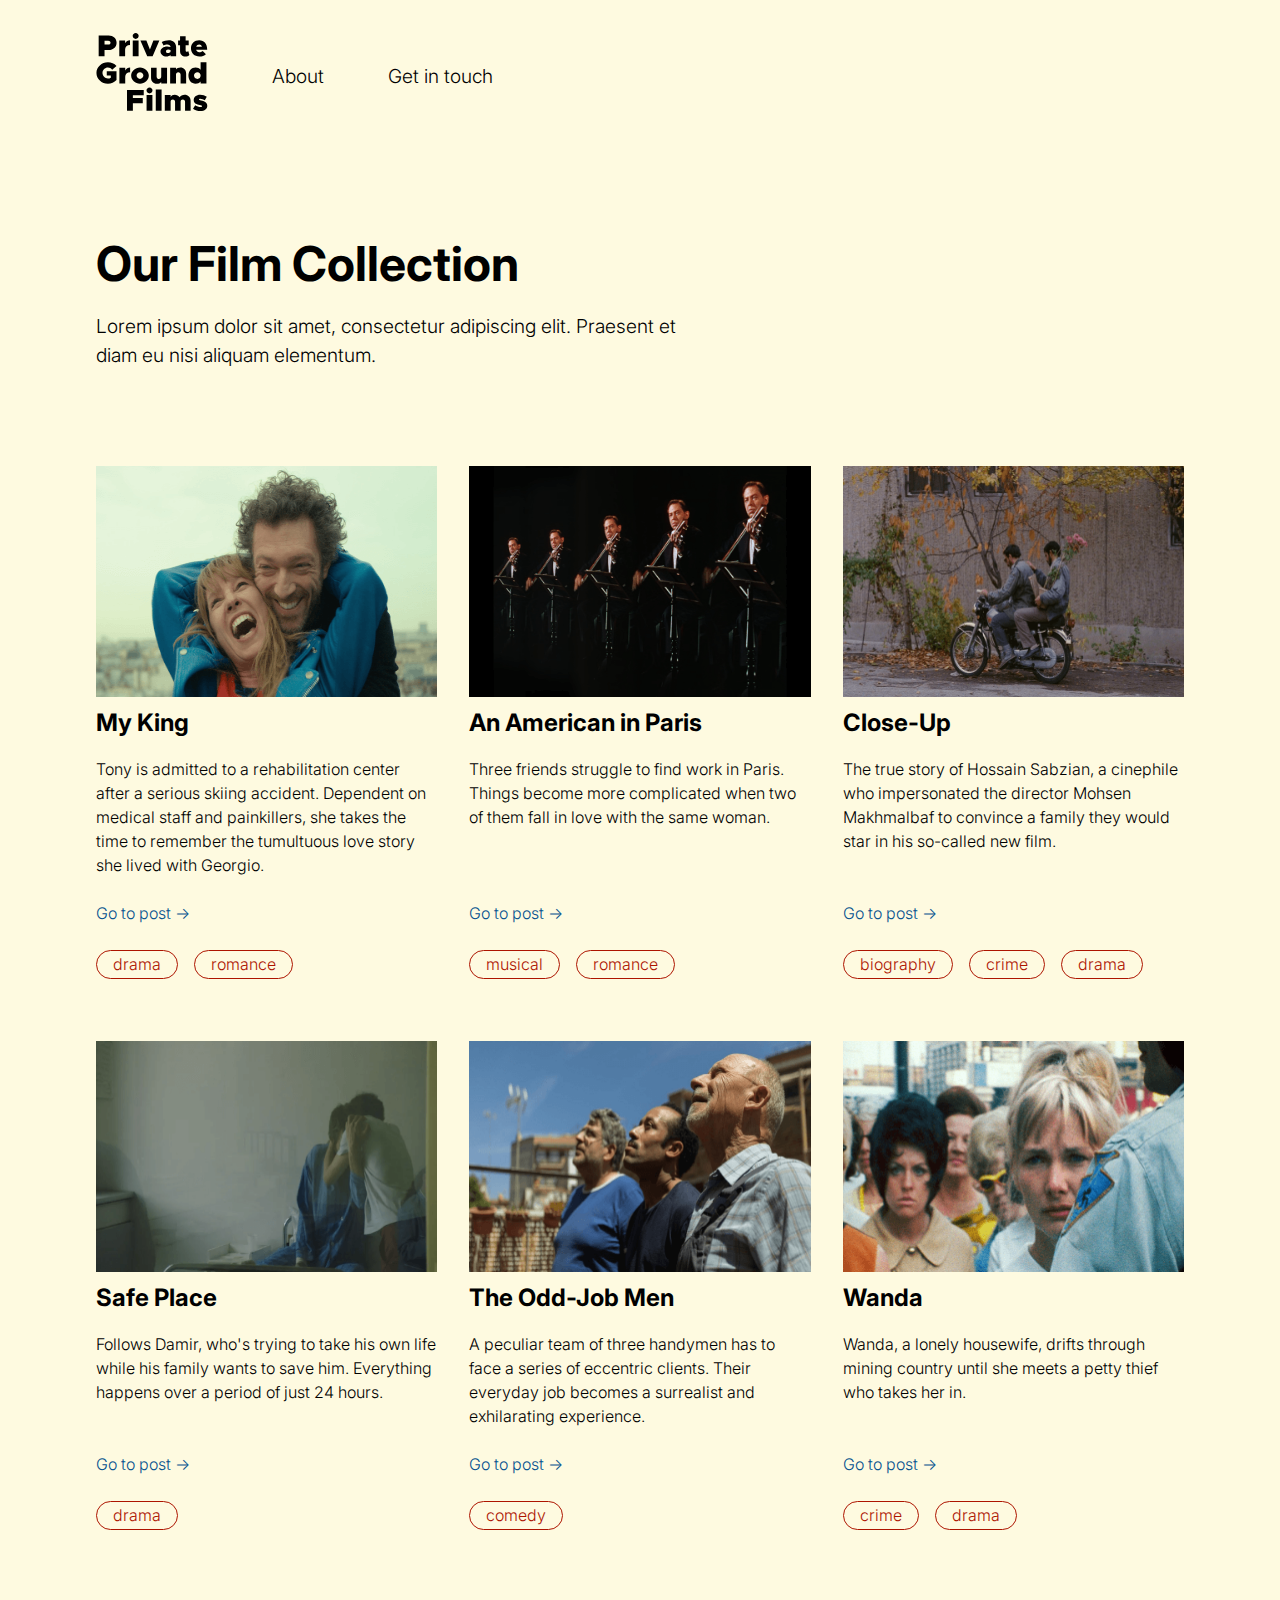
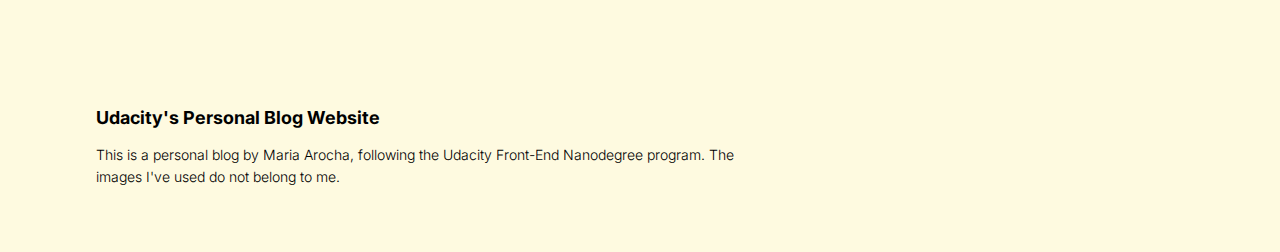
<file: index.html>
<!DOCTYPE html>
<html lang="en">
  <head>
    <meta name="viewport" content="width=device-width, initial-scale=1.0" />
    <meta charset="utf-8" />
    <title>Private Ground Films Blog</title>
    <meta name="description" content="A blog dedicated to my favorite films." />
    <link rel="preconnect" href="https://fonts.googleapis.com" />
    <link rel="preconnect" href="https://fonts.gstatic.com" crossorigin />
    <link
      href="https://fonts.googleapis.com/css2?family=Inter:wght@100;200;300;400;500;600;700&family=Space+Grotesk:wght@300;400&display=swap"
      rel="stylesheet"
    />
    <link rel="stylesheet" href="css/main.css" />
  </head>
  <body>
    <header class="header">
      <div class="container">
        <nav class="navigation">
          <a aria-label="Home" href="/">
            <svg
              class="logo"
              viewBox="0 0 74 53"
              fill="none"
              xmlns="http://www.w3.org/2000/svg"
            >
              <g clip-path="url(#clip0_22_2)">
                <path
                  d="M1.75828 15.9996V2.25961H8.33828C11.4183 2.25961 13.5983 4.23961 13.5983 7.05961C13.5983 9.87961 11.4183 11.8596 8.33828 11.8596H5.63828V15.9996H1.75828ZM5.63828 8.33961H8.01828C8.93828 8.33961 9.59828 7.79961 9.59828 7.05961C9.59828 6.31961 8.93828 5.77961 8.01828 5.77961H5.63828V8.33961ZM19.2367 7.49961C19.9167 6.21961 21.0767 5.41961 22.4767 5.41961V8.61961C20.4367 8.61961 19.2367 9.73961 19.2367 11.6196V15.9996H15.3767V5.65961H19.2367V7.49961ZM26.2347 4.55961C25.1147 4.55961 24.2347 3.63961 24.2347 2.55961C24.2347 1.51961 25.1147 0.599609 26.2347 0.599609C27.3147 0.599609 28.1947 1.51961 28.1947 2.55961C28.1947 3.63961 27.3147 4.55961 26.2347 4.55961ZM24.2747 15.9996V5.65961H28.1347V15.9996H24.2747ZM33.8489 15.9996L29.3289 5.65961H33.2889L35.6289 11.5796L37.9089 5.65961H41.8689L37.4089 15.9996H33.8489ZM48.1642 5.41961C50.7842 5.41961 52.9442 7.07961 52.9442 9.89961V15.9996H49.2442V15.2596C48.5442 15.8996 47.5642 16.2396 46.5842 16.2396C44.3642 16.2396 42.6042 14.8796 42.6042 12.9396C42.6042 10.9196 44.5642 9.49961 47.0642 9.49961C47.7442 9.49961 48.5042 9.65961 49.2442 9.95961V9.89961C49.2442 8.87961 48.3242 8.27961 47.1242 8.27961C46.1442 8.27961 45.4842 8.53961 44.6242 8.97961L43.4442 6.63961C44.8842 5.91961 46.4242 5.41961 48.1642 5.41961ZM47.5242 13.9596C48.4442 13.9596 49.1642 13.5396 49.2442 12.9396V11.9596C48.8842 11.7796 48.2042 11.6396 47.6042 11.6396C46.8242 11.6396 46.2642 12.1396 46.2642 12.8396C46.2642 13.4996 46.7842 13.9596 47.5242 13.9596ZM61.0425 12.7396L61.7025 15.1796C61.0625 15.7996 59.9625 16.2396 59.0425 16.2396C56.9825 16.2396 55.5425 14.7996 55.5425 12.7396V8.69961H54.2425V5.65961H55.5425V2.81961H59.2225V5.65961H61.2625V8.69961H59.2225V11.9796C59.2225 12.5996 59.5825 13.0396 60.1025 13.0396C60.4625 13.0396 60.8425 12.9196 61.0425 12.7396ZM68.2028 13.3596C68.9828 13.3596 69.8228 13.0396 70.5028 12.4996L72.6228 14.6396C71.7028 15.5796 69.9428 16.2396 68.3628 16.2396C65.0628 16.2396 62.7428 13.9796 62.7428 10.7996C62.7428 7.63961 65.0028 5.41961 68.2028 5.41961C71.5228 5.41961 73.4828 7.75961 73.4828 11.7396H66.1628C66.4628 12.7196 67.2228 13.3596 68.2028 13.3596ZM68.2028 8.29961C67.2828 8.29961 66.5628 8.85961 66.2228 9.71961H69.9828C69.7028 8.85961 69.0428 8.29961 68.2028 8.29961ZM7.10516 28.8196V25.9596H13.5452V31.7996C12.1252 33.3396 10.0252 34.2396 7.86516 34.2396C3.74516 34.2396 0.285156 30.9796 0.285156 27.1196C0.285156 23.2596 3.74516 20.0196 7.86516 20.0196C10.0252 20.0196 12.1252 20.9196 13.5452 22.4396L10.6852 24.9396C10.0052 24.0596 8.96516 23.5396 7.86516 23.5396C5.92516 23.5396 4.28516 25.1796 4.28516 27.1196C4.28516 29.0796 5.92516 30.7196 7.86516 30.7196C8.54516 30.7196 9.20516 30.5196 9.78516 30.1596V28.8196H7.10516ZM19.3094 25.4996C19.9894 24.2196 21.1494 23.4196 22.5494 23.4196V26.6196C20.5094 26.6196 19.3094 27.7396 19.3094 29.6196V33.9996H15.4494V23.6596H19.3094V25.4996ZM29.0711 34.2396C25.8911 34.2396 23.2311 31.7596 23.2311 28.8196C23.2311 25.8796 25.8911 23.4196 29.0711 23.4196C32.2311 23.4196 34.8911 25.8796 34.8911 28.8196C34.8911 31.7596 32.2311 34.2396 29.0711 34.2396ZM29.0711 31.0396C30.2711 31.0396 31.2911 30.0196 31.2911 28.8196C31.2911 27.6196 30.2711 26.6196 29.0711 26.6196C27.8511 26.6196 26.8311 27.6196 26.8311 28.8196C26.8311 30.0196 27.8511 31.0396 29.0711 31.0396ZM43.086 23.6596H46.946V33.9996H43.086V32.9596C42.446 33.7596 41.406 34.2396 40.166 34.2396C37.946 34.2396 36.366 32.5796 36.366 30.2396V23.6596H40.046V29.3396C40.046 30.3396 40.6859 31.0396 41.606 31.0396C42.466 31.0396 43.086 30.3796 43.086 29.4596V23.6596ZM55.7645 23.4196C57.9845 23.4196 59.5645 25.0796 59.5645 27.4196V33.9996H55.8845V28.3196C55.8845 27.3196 55.2445 26.6196 54.3245 26.6196C53.4645 26.6196 52.8445 27.2796 52.8445 28.1996V33.9996H48.9845V23.6596H52.8445V24.6996C53.4845 23.8996 54.5245 23.4196 55.7645 23.4196ZM69.1231 20.0196H72.9831V33.9996H69.1231V32.7796C68.3031 33.6996 67.1631 34.2396 65.8231 34.2396C63.0431 34.2396 61.0831 31.9996 61.0831 28.8196C61.0831 25.6596 63.0431 23.4196 65.8231 23.4196C67.1631 23.4196 68.3031 23.9596 69.1231 24.8796V20.0196ZM67.0431 31.0396C68.2631 31.0396 69.1231 30.1196 69.1231 28.8196C69.1231 27.5396 68.2631 26.6196 67.0431 26.6196C65.7031 26.6196 64.7631 27.5396 64.7631 28.8196C64.7631 30.1196 65.7031 31.0396 67.0431 31.0396ZM31.5433 41.7196H24.3633V43.6596H30.9033V47.1196H24.3633V51.9996H20.4833V38.2596H31.5433V41.7196ZM35.3706 40.5596C34.2506 40.5596 33.3706 39.6396 33.3706 38.5596C33.3706 37.5196 34.2506 36.5996 35.3706 36.5996C36.4506 36.5996 37.3306 37.5196 37.3306 38.5596C37.3306 39.6396 36.4506 40.5596 35.3706 40.5596ZM33.4106 51.9996V41.6596H37.2706V51.9996H33.4106ZM39.4849 51.9996V38.0196H43.3449V51.9996H39.4849ZM58.5995 41.4196C60.7595 41.4196 62.5195 43.0796 62.5195 45.4196V52.0196H58.8395V46.1196C58.8395 45.2396 58.2395 44.6196 57.3795 44.6196C56.5195 44.6196 55.9195 45.1996 55.9195 45.9996V52.0196H52.2395V46.1196C52.2395 45.2396 51.6395 44.6196 50.7795 44.6196C49.9195 44.6196 49.3195 45.1996 49.3195 45.9996V51.9996H45.4595V41.6596H49.3195V42.9196C49.8195 41.9996 50.7795 41.4196 51.9995 41.4196C53.3395 41.4196 54.5395 42.0596 55.2395 43.1196C55.8395 42.0796 57.0795 41.4196 58.5995 41.4196ZM69.0225 52.2396C67.2225 52.2396 65.3625 51.6596 64.1025 50.6796L65.5425 48.3396C66.5425 49.0396 68.0225 49.5596 69.1225 49.5596C69.8425 49.5596 70.1025 49.3796 70.1025 49.0396C70.1025 48.6796 69.5025 48.4796 68.5425 48.2796C66.6625 47.8796 64.5625 47.4196 64.5625 44.9796C64.5625 42.9796 66.1825 41.4196 68.8825 41.4196C70.4825 41.4196 72.0225 41.9996 73.2025 42.7796L71.9025 45.1396C71.0425 44.5796 69.8625 44.0396 68.8825 44.0396C68.3425 44.0396 67.9825 44.3196 67.9825 44.6196C67.9825 44.9596 68.4425 45.0196 69.4825 45.2596C71.3625 45.6796 73.5225 46.2996 73.5225 48.7396C73.5225 50.8796 71.8225 52.2396 69.0225 52.2396Z"
                  fill="black"
                />
              </g>
              <defs>
                <clipPath id="clip0_22_2">
                  <rect width="74" height="53" fill="white" />
                </clipPath>
              </defs>
            </svg>
          </a>
          <a href="#footer">About</a>
          <a href="#footer">Get in touch</a>
        </nav>
      </div>
    </header>
    <main>
      <div class="hero">
        <div class="container">
          <h1 class="hero__title">Our Film Collection</h1>
          <p class="hero__copy">
            Lorem ipsum dolor sit amet, consectetur adipiscing elit. Praesent et
            diam eu nisi aliquam elementum.
          </p>
        </div>
      </div>
      <div class="container">
        <div class="blog">
          <article class="card">
            <figure class="card__image">
              <img
                width="411"
                height="231"
                src="images/posts/my-king.png"
                alt="Scene from the movie My King."
              />
            </figure>
            <div class="card__inner">
              <div class="card__content">
                <header>
                  <h2 class="card__title">My King</h2>
                </header>
                <p class="card__description">
                  Tony is admitted to a rehabilitation center after a serious
                  skiing accident. Dependent on medical staff and painkillers,
                  she takes the time to remember the tumultuous love story she
                  lived with Georgio.
                </p>
              </div>
              <footer class="card__footer">
                <a href="/posts/my-king.html">Go to post →</a>
                <ul class="badge__container">
                  <li><span class="badge">drama</span></li>
                  <li><span class="badge">romance</span></li>
                </ul>
              </footer>
            </div>
          </article>
          <article class="card">
            <figure class="card__image">
              <img
                width="411"
                height="231"
                src="images/posts/an-american-in-paris.png"
                alt="Scene from the movie An American in Paris."
              />
            </figure>
            <div class="card__inner">
              <div class="card__content">
                <header>
                  <h2 class="card__title">An American in Paris</h2>
                </header>
                <p class="card__description">
                  Three friends struggle to find work in Paris. Things become
                  more complicated when two of them fall in love with the same
                  woman.
                </p>
              </div>
              <footer class="card__footer">
                <a href="/posts/an-american-in-paris.html">Go to post →</a>
                <ul class="badge__container">
                  <li><span class="badge">musical</span></li>
                  <li><span class="badge">romance</span></li>
                </ul>
              </footer>
            </div>
          </article>
          <article class="card">
            <figure class="card__image">
              <img
                width="411"
                height="231"
                src="images/posts/close-up.png"
                alt="Scene from the movie Close-up."
              />
            </figure>
            <div class="card__inner">
              <div class="card__content">
                <header>
                  <h2 class="card__title">Close-Up</h2>
                </header>
                <p class="card__description">
                  The true story of Hossain Sabzian, a cinephile who
                  impersonated the director Mohsen Makhmalbaf to convince a
                  family they would star in his so-called new film.
                </p>
              </div>
              <footer class="card__footer">
                <a href="/posts/close-up.html">Go to post →</a>
                <ul class="badge__container">
                  <li><span class="badge">biography</span></li>
                  <li><span class="badge">crime</span></li>
                  <li><span class="badge">drama</span></li>
                </ul>
              </footer>
            </div>
          </article>
          <article class="card">
            <figure class="card__image">
              <img
                width="411"
                height="231"
                src="images/posts/safe-place.png"
                alt="Scene from the movie Safe Place."
              />
            </figure>
            <div class="card__inner">
              <div class="card__content">
                <header>
                  <h2 class="card__title">Safe Place</h2>
                </header>
                <p class="card__description">
                  Follows Damir, who's trying to take his own life while his
                  family wants to save him. Everything happens over a period of
                  just 24 hours.
                </p>
              </div>
              <footer class="card__footer">
                <a href="/posts/safe-place.html">Go to post →</a>
                <ul class="badge__container">
                  <li><span class="badge">drama</span></li>
                </ul>
              </footer>
            </div>
          </article>
          <article class="card">
            <figure class="card__image">
              <img
                width="411"
                height="231"
                src="images/posts/the-odd-job-men.png"
                alt="Scene from the movie The Odd-Job Men."
              />
            </figure>
            <div class="card__inner">
              <div class="card__content">
                <header>
                  <h2 class="card__title">The Odd-Job Men</h2>
                </header>
                <p class="card__description">
                  A peculiar team of three handymen has to face a series of
                  eccentric clients. Their everyday job becomes a surrealist and
                  exhilarating experience.
                </p>
              </div>
              <footer class="card__footer">
                <a href="/posts/the-odd-job-men.html">Go to post →</a>
                <ul class="badge__container">
                  <li><span class="badge">comedy</span></li>
                </ul>
              </footer>
            </div>
          </article>
          <article class="card">
            <figure class="card__image">
              <img
                width="411"
                height="231"
                src="images/posts/wanda.png"
                alt="Scene from the movie Wanda."
              />
            </figure>
            <div class="card__inner">
              <div class="card__content">
                <header>
                  <h2 class="card__title">Wanda</h2>
                </header>
                <p class="card__description">
                  Wanda, a lonely housewife, drifts through mining country until
                  she meets a petty thief who takes her in.
                </p>
              </div>
              <footer class="card__footer">
                <a href="/posts/wanda.html">Go to post →</a>
                <ul class="badge__container">
                  <li><span class="badge">crime</span></li>
                  <li><span class="badge">drama</span></li>
                </ul>
              </footer>
            </div>
          </article>
        </div>
      </div>
    </main>
    <footer id="footer" class="footer">
      <div class="container">
        <h3 class="footer__title">Udacity's Personal Blog Website</h3>
        <p class="footer__copyright">
          This is a personal blog by Maria Arocha, following the Udacity
          Front-End Nanodegree program. The images I've used do not belong to
          me.
        </p>
      </div>
    </footer>
  </body>
</html>
</file>
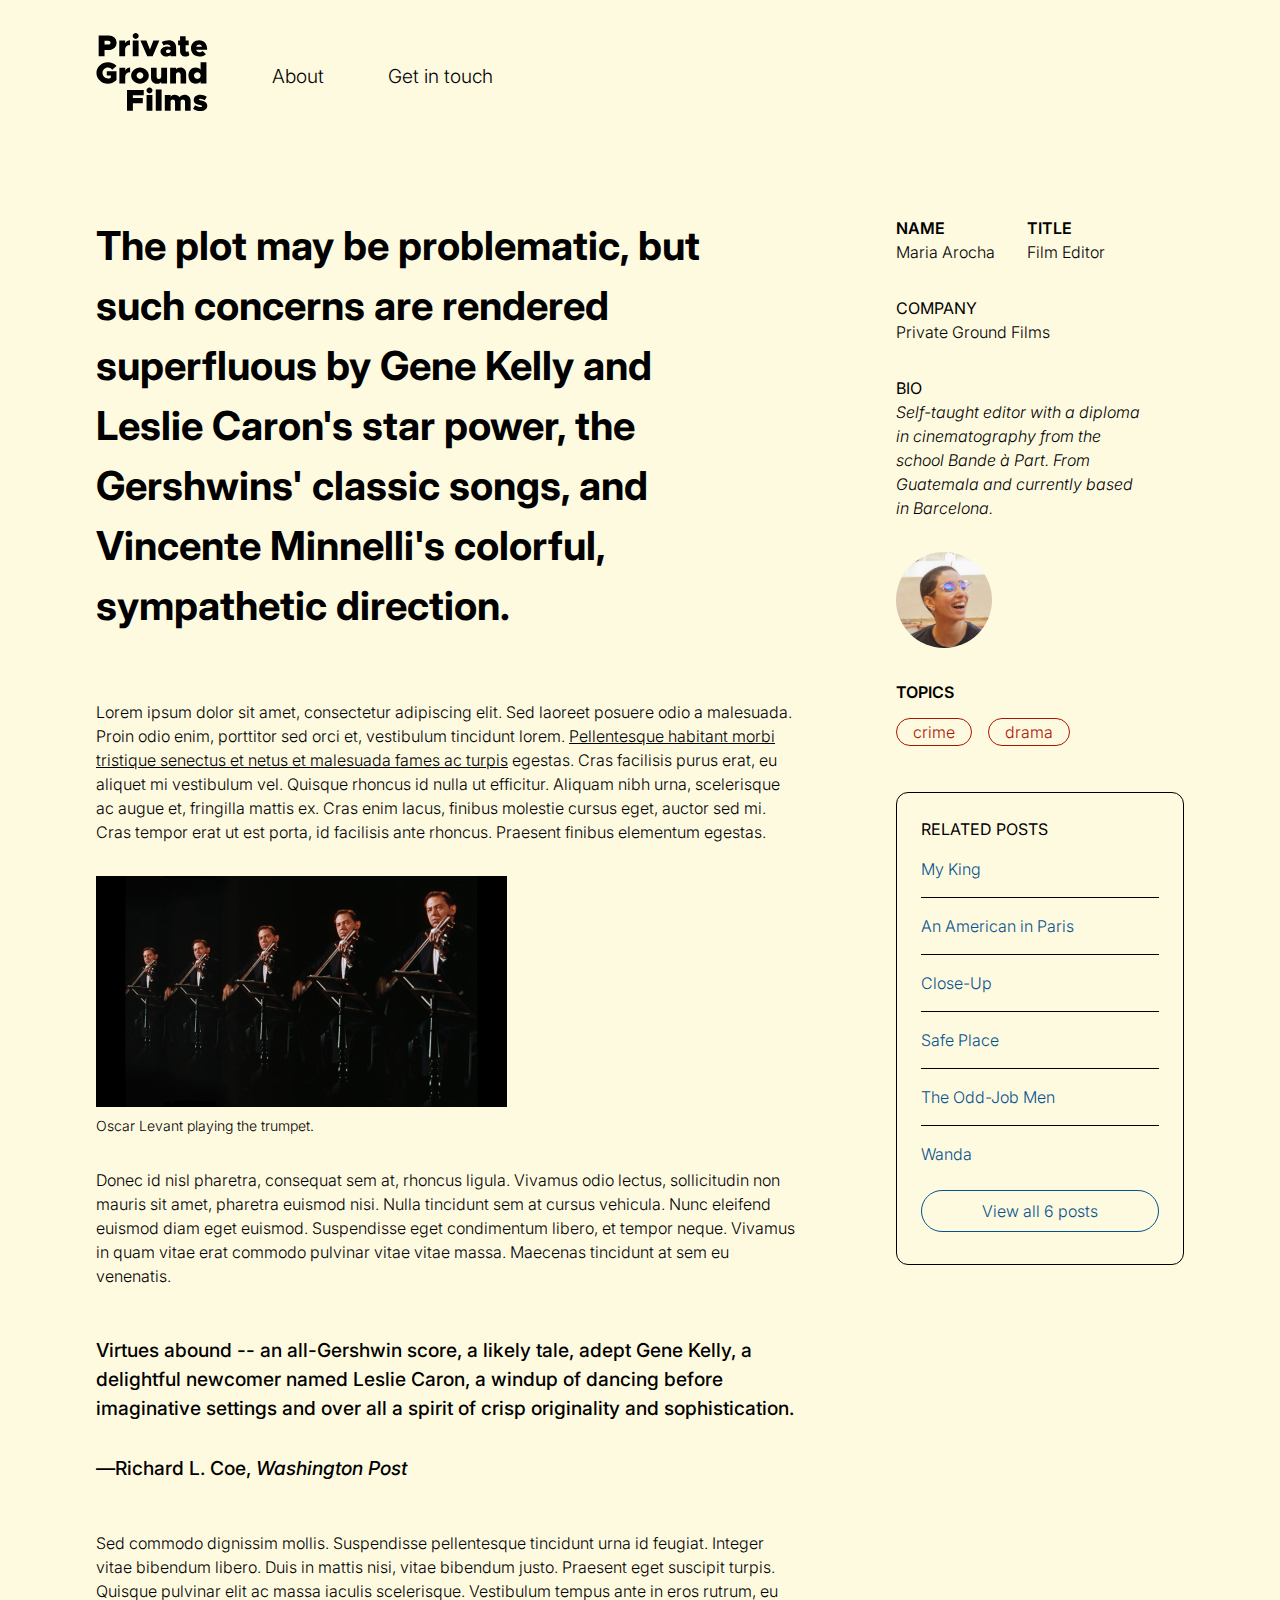
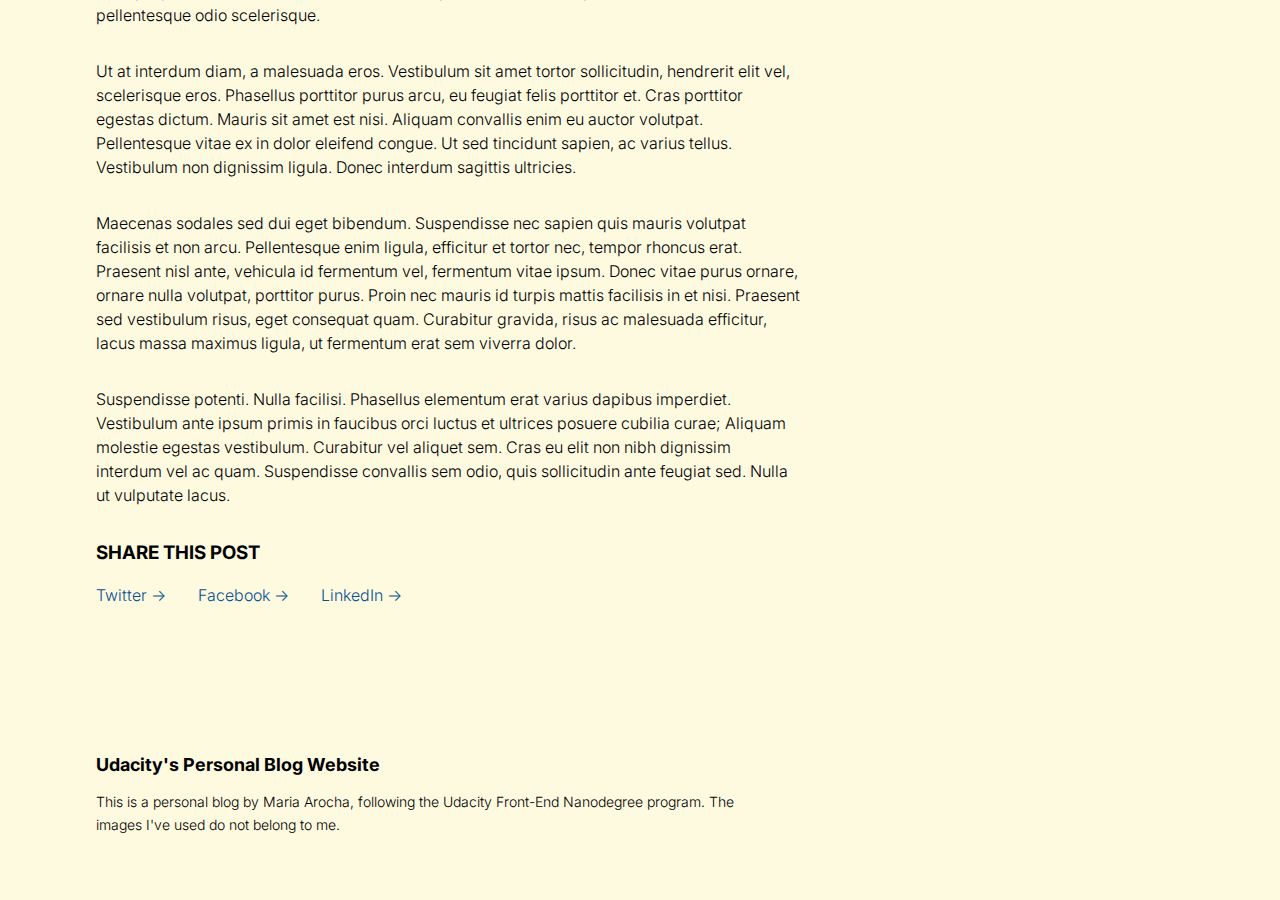
<file: posts/an-american-in-paris.html>
<!DOCTYPE html>
<html lang="en">
  <head>
    <meta name="viewport" content="width=device-width, initial-scale=1.0" />
    <meta charset="utf-8" />
    <title>An American in Paris - Private Ground Films</title>
    <meta name="description" content="A blog dedicated to my favorite films." />
    <link rel="preconnect" href="https://fonts.googleapis.com" />
    <link rel="preconnect" href="https://fonts.gstatic.com" crossorigin />
    <link
      href="https://fonts.googleapis.com/css2?family=Inter:wght@100;200;300;400;500;600;700&family=Space+Grotesk:wght@300;400&display=swap"
      rel="stylesheet"
    />
    <link rel="stylesheet" href="../css/main.css" />
  </head>
  <body>
    <header>
      <div class="container">
        <nav class="navigation">
          <a aria-label="Home" href="/">
            <svg
              class="logo"
              viewBox="0 0 74 53"
              fill="none"
              xmlns="http://www.w3.org/2000/svg"
            >
              <g clip-path="url(#clip0_22_2)">
                <path
                  d="M1.75828 15.9996V2.25961H8.33828C11.4183 2.25961 13.5983 4.23961 13.5983 7.05961C13.5983 9.87961 11.4183 11.8596 8.33828 11.8596H5.63828V15.9996H1.75828ZM5.63828 8.33961H8.01828C8.93828 8.33961 9.59828 7.79961 9.59828 7.05961C9.59828 6.31961 8.93828 5.77961 8.01828 5.77961H5.63828V8.33961ZM19.2367 7.49961C19.9167 6.21961 21.0767 5.41961 22.4767 5.41961V8.61961C20.4367 8.61961 19.2367 9.73961 19.2367 11.6196V15.9996H15.3767V5.65961H19.2367V7.49961ZM26.2347 4.55961C25.1147 4.55961 24.2347 3.63961 24.2347 2.55961C24.2347 1.51961 25.1147 0.599609 26.2347 0.599609C27.3147 0.599609 28.1947 1.51961 28.1947 2.55961C28.1947 3.63961 27.3147 4.55961 26.2347 4.55961ZM24.2747 15.9996V5.65961H28.1347V15.9996H24.2747ZM33.8489 15.9996L29.3289 5.65961H33.2889L35.6289 11.5796L37.9089 5.65961H41.8689L37.4089 15.9996H33.8489ZM48.1642 5.41961C50.7842 5.41961 52.9442 7.07961 52.9442 9.89961V15.9996H49.2442V15.2596C48.5442 15.8996 47.5642 16.2396 46.5842 16.2396C44.3642 16.2396 42.6042 14.8796 42.6042 12.9396C42.6042 10.9196 44.5642 9.49961 47.0642 9.49961C47.7442 9.49961 48.5042 9.65961 49.2442 9.95961V9.89961C49.2442 8.87961 48.3242 8.27961 47.1242 8.27961C46.1442 8.27961 45.4842 8.53961 44.6242 8.97961L43.4442 6.63961C44.8842 5.91961 46.4242 5.41961 48.1642 5.41961ZM47.5242 13.9596C48.4442 13.9596 49.1642 13.5396 49.2442 12.9396V11.9596C48.8842 11.7796 48.2042 11.6396 47.6042 11.6396C46.8242 11.6396 46.2642 12.1396 46.2642 12.8396C46.2642 13.4996 46.7842 13.9596 47.5242 13.9596ZM61.0425 12.7396L61.7025 15.1796C61.0625 15.7996 59.9625 16.2396 59.0425 16.2396C56.9825 16.2396 55.5425 14.7996 55.5425 12.7396V8.69961H54.2425V5.65961H55.5425V2.81961H59.2225V5.65961H61.2625V8.69961H59.2225V11.9796C59.2225 12.5996 59.5825 13.0396 60.1025 13.0396C60.4625 13.0396 60.8425 12.9196 61.0425 12.7396ZM68.2028 13.3596C68.9828 13.3596 69.8228 13.0396 70.5028 12.4996L72.6228 14.6396C71.7028 15.5796 69.9428 16.2396 68.3628 16.2396C65.0628 16.2396 62.7428 13.9796 62.7428 10.7996C62.7428 7.63961 65.0028 5.41961 68.2028 5.41961C71.5228 5.41961 73.4828 7.75961 73.4828 11.7396H66.1628C66.4628 12.7196 67.2228 13.3596 68.2028 13.3596ZM68.2028 8.29961C67.2828 8.29961 66.5628 8.85961 66.2228 9.71961H69.9828C69.7028 8.85961 69.0428 8.29961 68.2028 8.29961ZM7.10516 28.8196V25.9596H13.5452V31.7996C12.1252 33.3396 10.0252 34.2396 7.86516 34.2396C3.74516 34.2396 0.285156 30.9796 0.285156 27.1196C0.285156 23.2596 3.74516 20.0196 7.86516 20.0196C10.0252 20.0196 12.1252 20.9196 13.5452 22.4396L10.6852 24.9396C10.0052 24.0596 8.96516 23.5396 7.86516 23.5396C5.92516 23.5396 4.28516 25.1796 4.28516 27.1196C4.28516 29.0796 5.92516 30.7196 7.86516 30.7196C8.54516 30.7196 9.20516 30.5196 9.78516 30.1596V28.8196H7.10516ZM19.3094 25.4996C19.9894 24.2196 21.1494 23.4196 22.5494 23.4196V26.6196C20.5094 26.6196 19.3094 27.7396 19.3094 29.6196V33.9996H15.4494V23.6596H19.3094V25.4996ZM29.0711 34.2396C25.8911 34.2396 23.2311 31.7596 23.2311 28.8196C23.2311 25.8796 25.8911 23.4196 29.0711 23.4196C32.2311 23.4196 34.8911 25.8796 34.8911 28.8196C34.8911 31.7596 32.2311 34.2396 29.0711 34.2396ZM29.0711 31.0396C30.2711 31.0396 31.2911 30.0196 31.2911 28.8196C31.2911 27.6196 30.2711 26.6196 29.0711 26.6196C27.8511 26.6196 26.8311 27.6196 26.8311 28.8196C26.8311 30.0196 27.8511 31.0396 29.0711 31.0396ZM43.086 23.6596H46.946V33.9996H43.086V32.9596C42.446 33.7596 41.406 34.2396 40.166 34.2396C37.946 34.2396 36.366 32.5796 36.366 30.2396V23.6596H40.046V29.3396C40.046 30.3396 40.6859 31.0396 41.606 31.0396C42.466 31.0396 43.086 30.3796 43.086 29.4596V23.6596ZM55.7645 23.4196C57.9845 23.4196 59.5645 25.0796 59.5645 27.4196V33.9996H55.8845V28.3196C55.8845 27.3196 55.2445 26.6196 54.3245 26.6196C53.4645 26.6196 52.8445 27.2796 52.8445 28.1996V33.9996H48.9845V23.6596H52.8445V24.6996C53.4845 23.8996 54.5245 23.4196 55.7645 23.4196ZM69.1231 20.0196H72.9831V33.9996H69.1231V32.7796C68.3031 33.6996 67.1631 34.2396 65.8231 34.2396C63.0431 34.2396 61.0831 31.9996 61.0831 28.8196C61.0831 25.6596 63.0431 23.4196 65.8231 23.4196C67.1631 23.4196 68.3031 23.9596 69.1231 24.8796V20.0196ZM67.0431 31.0396C68.2631 31.0396 69.1231 30.1196 69.1231 28.8196C69.1231 27.5396 68.2631 26.6196 67.0431 26.6196C65.7031 26.6196 64.7631 27.5396 64.7631 28.8196C64.7631 30.1196 65.7031 31.0396 67.0431 31.0396ZM31.5433 41.7196H24.3633V43.6596H30.9033V47.1196H24.3633V51.9996H20.4833V38.2596H31.5433V41.7196ZM35.3706 40.5596C34.2506 40.5596 33.3706 39.6396 33.3706 38.5596C33.3706 37.5196 34.2506 36.5996 35.3706 36.5996C36.4506 36.5996 37.3306 37.5196 37.3306 38.5596C37.3306 39.6396 36.4506 40.5596 35.3706 40.5596ZM33.4106 51.9996V41.6596H37.2706V51.9996H33.4106ZM39.4849 51.9996V38.0196H43.3449V51.9996H39.4849ZM58.5995 41.4196C60.7595 41.4196 62.5195 43.0796 62.5195 45.4196V52.0196H58.8395V46.1196C58.8395 45.2396 58.2395 44.6196 57.3795 44.6196C56.5195 44.6196 55.9195 45.1996 55.9195 45.9996V52.0196H52.2395V46.1196C52.2395 45.2396 51.6395 44.6196 50.7795 44.6196C49.9195 44.6196 49.3195 45.1996 49.3195 45.9996V51.9996H45.4595V41.6596H49.3195V42.9196C49.8195 41.9996 50.7795 41.4196 51.9995 41.4196C53.3395 41.4196 54.5395 42.0596 55.2395 43.1196C55.8395 42.0796 57.0795 41.4196 58.5995 41.4196ZM69.0225 52.2396C67.2225 52.2396 65.3625 51.6596 64.1025 50.6796L65.5425 48.3396C66.5425 49.0396 68.0225 49.5596 69.1225 49.5596C69.8425 49.5596 70.1025 49.3796 70.1025 49.0396C70.1025 48.6796 69.5025 48.4796 68.5425 48.2796C66.6625 47.8796 64.5625 47.4196 64.5625 44.9796C64.5625 42.9796 66.1825 41.4196 68.8825 41.4196C70.4825 41.4196 72.0225 41.9996 73.2025 42.7796L71.9025 45.1396C71.0425 44.5796 69.8625 44.0396 68.8825 44.0396C68.3425 44.0396 67.9825 44.3196 67.9825 44.6196C67.9825 44.9596 68.4425 45.0196 69.4825 45.2596C71.3625 45.6796 73.5225 46.2996 73.5225 48.7396C73.5225 50.8796 71.8225 52.2396 69.0225 52.2396Z"
                  fill="black"
                />
              </g>
              <defs>
                <clipPath id="clip0_22_2">
                  <rect width="74" height="53" fill="white" />
                </clipPath>
              </defs>
            </svg>
          </a>
          <a href="#footer">About</a>
          <a href="#footer">Get in touch</a>
        </nav>
      </div>
    </header>
    <main>
      <div class="container">
        <div class="post">
          <div class="post__container">
            <h1 class="post__title">
              The plot may be problematic, but such concerns are rendered
              superfluous by Gene Kelly and Leslie Caron's star power, the
              Gershwins' classic songs, and Vincente Minnelli's colorful,
              sympathetic direction.
            </h1>
            <p>
              Lorem ipsum dolor sit amet, consectetur adipiscing elit. Sed
              laoreet posuere odio a malesuada. Proin odio enim, porttitor sed
              orci et, vestibulum tincidunt lorem.
              <u
                >Pellentesque habitant morbi tristique senectus et netus et
                malesuada fames ac turpis</u
              >
              egestas. Cras facilisis purus erat, eu aliquet mi vestibulum vel.
              Quisque rhoncus id nulla ut efficitur. Aliquam nibh urna,
              scelerisque ac augue et, fringilla mattis ex. Cras enim lacus,
              finibus molestie cursus eget, auctor sed mi. Cras tempor erat ut
              est porta, id facilisis ante rhoncus. Praesent finibus elementum
              egestas.
            </p>
            <figure class="post__image">
              <img
                width="411"
                height="231"
                src="../images/posts/an-american-in-paris.png"
                alt=""
              />
              <figcaption class="post__caption">
                Oscar Levant playing the trumpet.
              </figcaption>
            </figure>
            <p>
              Donec id nisl pharetra, consequat sem at, rhoncus ligula. Vivamus
              odio lectus, sollicitudin non mauris sit amet, pharetra euismod
              nisi. Nulla tincidunt sem at cursus vehicula. Nunc eleifend
              euismod diam eget euismod. Suspendisse eget condimentum libero, et
              tempor neque. Vivamus in quam vitae erat commodo pulvinar vitae
              vitae massa. Maecenas tincidunt at sem eu venenatis.
            </p>
            <blockquote
              class="post__quote"
              cite="https://www.rottentomatoes.com/m/american_in_paris"
            >
              <p>
                Virtues abound -- an all-Gershwin score, a likely tale, adept
                Gene Kelly, a delightful newcomer named Leslie Caron, a windup
                of dancing before imaginative settings and over all a spirit of
                crisp originality and sophistication.
              </p>
              <footer>—Richard L. Coe, <cite>Washington Post</cite></footer>
            </blockquote>
            <p>
              Sed commodo dignissim mollis. Suspendisse pellentesque tincidunt
              urna id feugiat. Integer vitae bibendum libero. Duis in mattis
              nisi, vitae bibendum justo. Praesent eget suscipit turpis. Quisque
              pulvinar elit ac massa iaculis scelerisque. Vestibulum tempus ante
              in eros rutrum, eu pellentesque odio scelerisque.
            </p>
            <p>
              Ut at interdum diam, a malesuada eros. Vestibulum sit amet tortor
              sollicitudin, hendrerit elit vel, scelerisque eros. Phasellus
              porttitor purus arcu, eu feugiat felis porttitor et. Cras
              porttitor egestas dictum. Mauris sit amet est nisi. Aliquam
              convallis enim eu auctor volutpat. Pellentesque vitae ex in dolor
              eleifend congue. Ut sed tincidunt sapien, ac varius tellus.
              Vestibulum non dignissim ligula. Donec interdum sagittis
              ultricies.
            </p>
            <p>
              Maecenas sodales sed dui eget bibendum. Suspendisse nec sapien
              quis mauris volutpat facilisis et non arcu. Pellentesque enim
              ligula, efficitur et tortor nec, tempor rhoncus erat. Praesent
              nisl ante, vehicula id fermentum vel, fermentum vitae ipsum. Donec
              vitae purus ornare, ornare nulla volutpat, porttitor purus. Proin
              nec mauris id turpis mattis facilisis in et nisi. Praesent sed
              vestibulum risus, eget consequat quam. Curabitur gravida, risus ac
              malesuada efficitur, lacus massa maximus ligula, ut fermentum erat
              sem viverra dolor.
            </p>
            <p>
              Suspendisse potenti. Nulla facilisi. Phasellus elementum erat
              varius dapibus imperdiet. Vestibulum ante ipsum primis in faucibus
              orci luctus et ultrices posuere cubilia curae; Aliquam molestie
              egestas vestibulum. Curabitur vel aliquet sem. Cras eu elit non
              nibh dignissim interdum vel ac quam. Suspendisse convallis sem
              odio, quis sollicitudin ante feugiat sed. Nulla ut vulputate
              lacus.
            </p>
            <h3 class="social__title">Share This Post</h3>
            <ul class="social">
              <li>
                <a
                  aria-label="Twitter"
                  target="_blank"
                  href="https://twitter.com"
                  >Twitter →</a
                >
              </li>
              <li>
                <a
                  aria-label="Facebook"
                  target="_blank"
                  href="https://www.facebook.com"
                  >Facebook →</a
                >
              </li>
              <li>
                <a aria-label="LinkedIn" href="https://www.linkedin.com"
                  >LinkedIn →</a
                >
              </li>
            </ul>
          </div>
          <aside class="post__sidebar">
            <div class="post__info">
              <span>
                <strong class="post__subheading">NAME</strong>
                <p class="post__copy">Maria Arocha</p>
              </span>
              <span>
                <strong class="post__subheading">TITLE</strong>
                <p class="post__copy">Film Editor</p>
              </span>
            </div>
            <strong class="post__subheading">COMPANY</strong>
            <p class="post__copy">Private Ground Films</p>
            <strong class="post__subheading">BIO</strong>
            <p class="post__copy">
              <i>
                Self-taught editor with a diploma in cinematography from the
                school Bande à Part. From Guatemala and currently based in
                Barcelona.</i
              >
            </p>

            <div class="avatar">
              <img src="../images/authors/maria-arocha.jpg" alt="" />
            </div>
            <div class="post__info">
              <div>
                <strong class="post__subheading">TOPICS</strong>
                <ul class="badge__container">
                  <li><span class="badge">crime</span></li>
                  <li><span class="badge">drama</span></li>
                </ul>
              </div>
            </div>
            <div class="related">
              <strong>RELATED POSTS</strong>
              <ul class="related__list">
                <li><a href="/posts/my-king.html">My King</a></li>
                <li>
                  <a href="/posts/an-american-in-paris.html"
                    >An American in Paris</a
                  >
                </li>
                <li><a href="/posts/close-up.html">Close-Up</a></li>
                <li><a href="/posts/safe-place.html">Safe Place</a></li>
                <li>
                  <a href="/posts/the-odd-job-men.html">The Odd-Job Men</a>
                </li>
                <li><a href="/posts/wanda.html">Wanda</a></li>
              </ul>
              <a href="/" class="button">View all 6 posts</a>
            </div>
          </aside>
        </div>
      </div>
    </main>
    <footer class="footer">
      <div class="container">
        <h3 class="footer__title">Udacity's Personal Blog Website</h3>
        <p class="footer__copyright">
          This is a personal blog by Maria Arocha, following the Udacity
          Front-End Nanodegree program. The images I've used do not belong to
          me.
        </p>
      </div>
    </footer>
  </body>
</html>
</file>
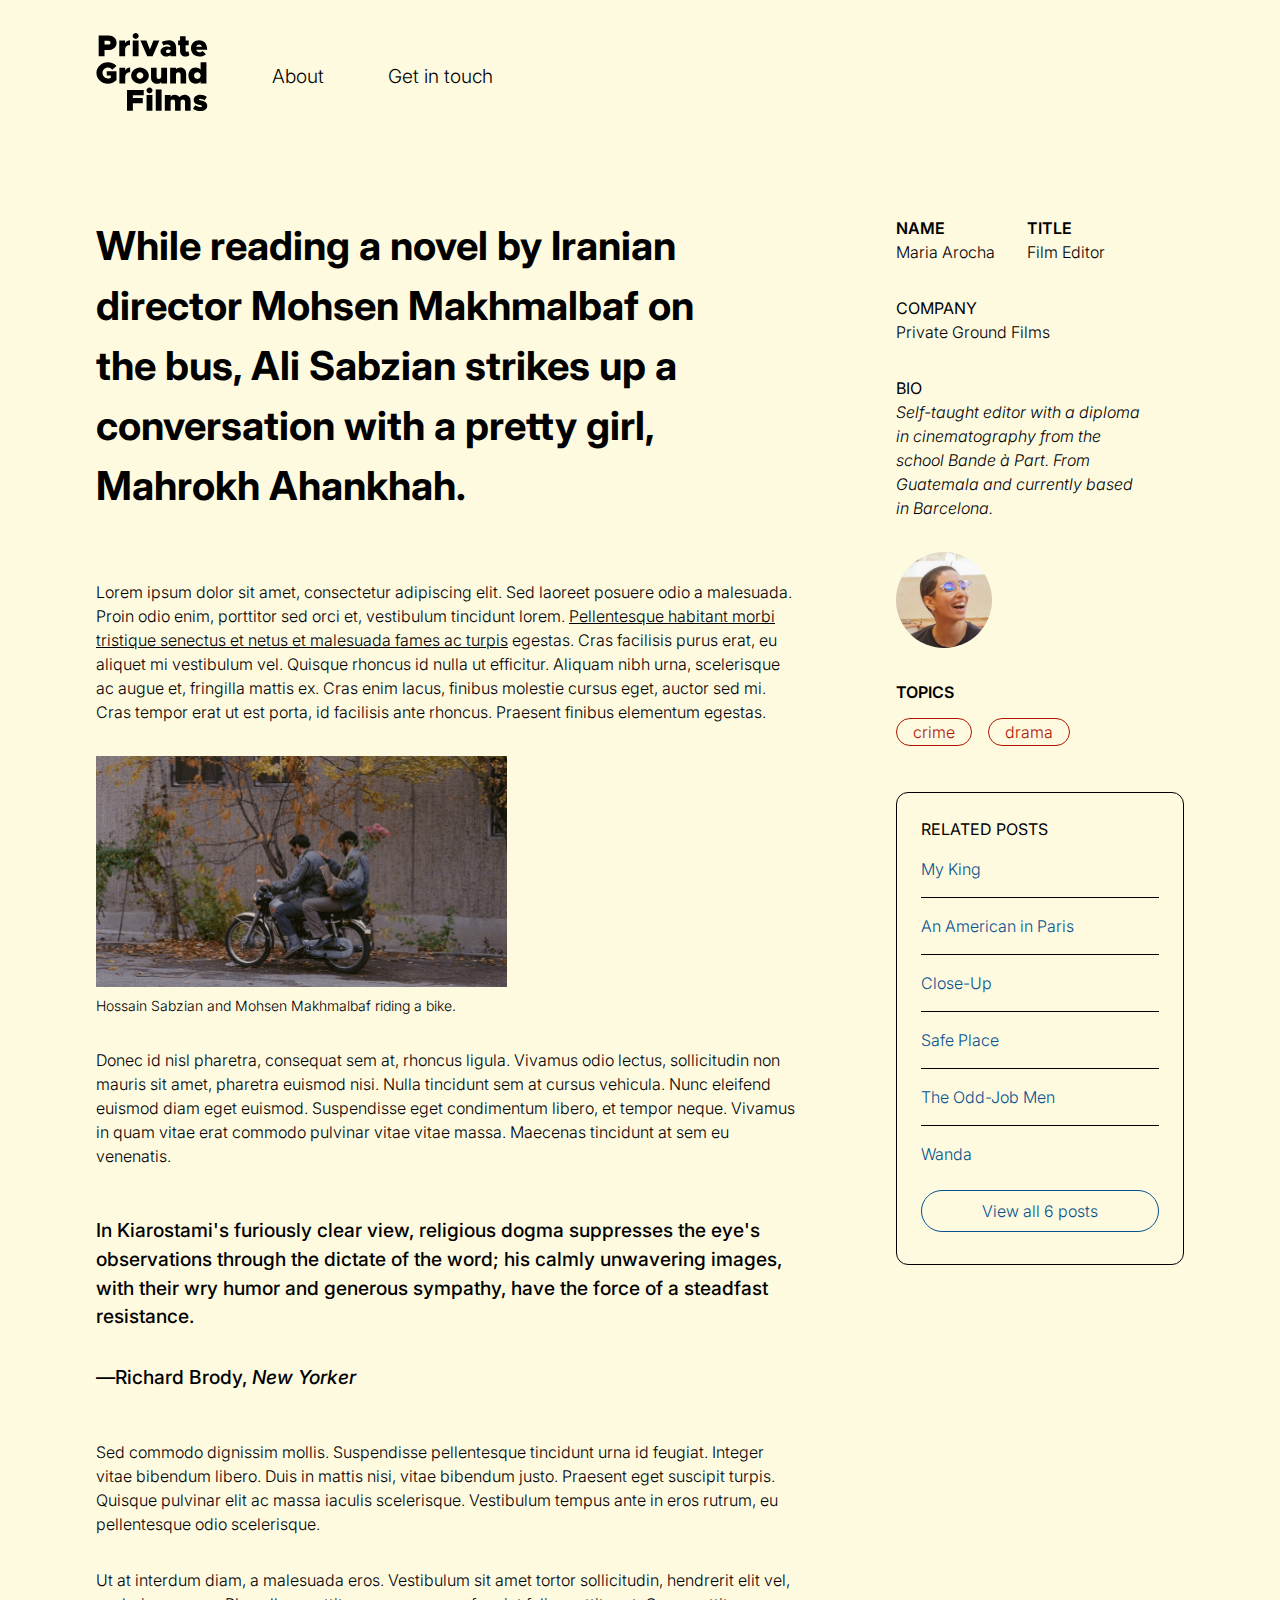
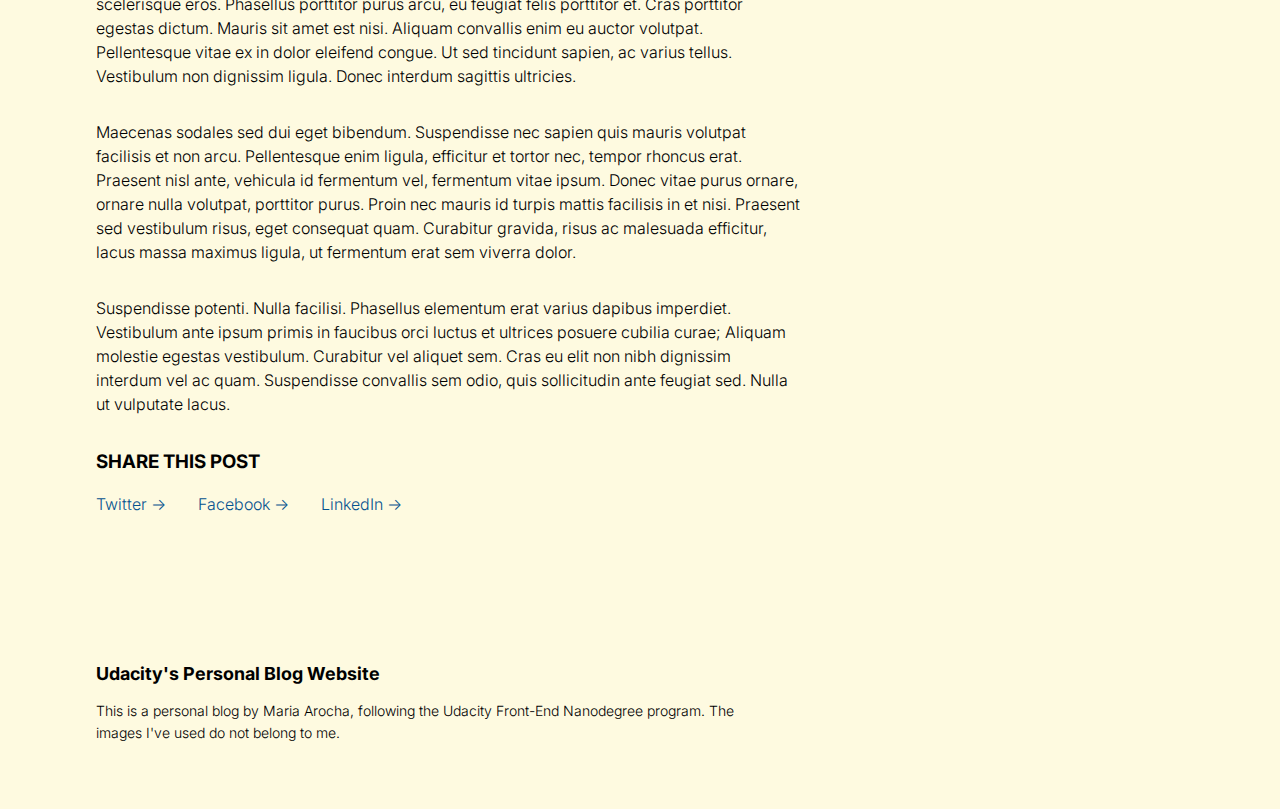
<file: posts/close-up.html>
<!DOCTYPE html>
<html lang="en">
  <head>
    <meta name="viewport" content="width=device-width, initial-scale=1.0" />
    <meta charset="utf-8" />
    <title>Close-Up - Private Ground Films</title>
    <meta name="description" content="A blog dedicated to my favorite films." />
    <link rel="preconnect" href="https://fonts.googleapis.com" />
    <link rel="preconnect" href="https://fonts.gstatic.com" crossorigin />
    <link
      href="https://fonts.googleapis.com/css2?family=Inter:wght@100;200;300;400;500;600;700&family=Space+Grotesk:wght@300;400&display=swap"
      rel="stylesheet"
    />
    <link rel="stylesheet" href="../css/main.css" />
  </head>
  <body>
    <header>
      <div class="container">
        <nav class="navigation">
          <a aria-label="Home" href="/">
            <svg
              class="logo"
              viewBox="0 0 74 53"
              fill="none"
              xmlns="http://www.w3.org/2000/svg"
            >
              <g clip-path="url(#clip0_22_2)">
                <path
                  d="M1.75828 15.9996V2.25961H8.33828C11.4183 2.25961 13.5983 4.23961 13.5983 7.05961C13.5983 9.87961 11.4183 11.8596 8.33828 11.8596H5.63828V15.9996H1.75828ZM5.63828 8.33961H8.01828C8.93828 8.33961 9.59828 7.79961 9.59828 7.05961C9.59828 6.31961 8.93828 5.77961 8.01828 5.77961H5.63828V8.33961ZM19.2367 7.49961C19.9167 6.21961 21.0767 5.41961 22.4767 5.41961V8.61961C20.4367 8.61961 19.2367 9.73961 19.2367 11.6196V15.9996H15.3767V5.65961H19.2367V7.49961ZM26.2347 4.55961C25.1147 4.55961 24.2347 3.63961 24.2347 2.55961C24.2347 1.51961 25.1147 0.599609 26.2347 0.599609C27.3147 0.599609 28.1947 1.51961 28.1947 2.55961C28.1947 3.63961 27.3147 4.55961 26.2347 4.55961ZM24.2747 15.9996V5.65961H28.1347V15.9996H24.2747ZM33.8489 15.9996L29.3289 5.65961H33.2889L35.6289 11.5796L37.9089 5.65961H41.8689L37.4089 15.9996H33.8489ZM48.1642 5.41961C50.7842 5.41961 52.9442 7.07961 52.9442 9.89961V15.9996H49.2442V15.2596C48.5442 15.8996 47.5642 16.2396 46.5842 16.2396C44.3642 16.2396 42.6042 14.8796 42.6042 12.9396C42.6042 10.9196 44.5642 9.49961 47.0642 9.49961C47.7442 9.49961 48.5042 9.65961 49.2442 9.95961V9.89961C49.2442 8.87961 48.3242 8.27961 47.1242 8.27961C46.1442 8.27961 45.4842 8.53961 44.6242 8.97961L43.4442 6.63961C44.8842 5.91961 46.4242 5.41961 48.1642 5.41961ZM47.5242 13.9596C48.4442 13.9596 49.1642 13.5396 49.2442 12.9396V11.9596C48.8842 11.7796 48.2042 11.6396 47.6042 11.6396C46.8242 11.6396 46.2642 12.1396 46.2642 12.8396C46.2642 13.4996 46.7842 13.9596 47.5242 13.9596ZM61.0425 12.7396L61.7025 15.1796C61.0625 15.7996 59.9625 16.2396 59.0425 16.2396C56.9825 16.2396 55.5425 14.7996 55.5425 12.7396V8.69961H54.2425V5.65961H55.5425V2.81961H59.2225V5.65961H61.2625V8.69961H59.2225V11.9796C59.2225 12.5996 59.5825 13.0396 60.1025 13.0396C60.4625 13.0396 60.8425 12.9196 61.0425 12.7396ZM68.2028 13.3596C68.9828 13.3596 69.8228 13.0396 70.5028 12.4996L72.6228 14.6396C71.7028 15.5796 69.9428 16.2396 68.3628 16.2396C65.0628 16.2396 62.7428 13.9796 62.7428 10.7996C62.7428 7.63961 65.0028 5.41961 68.2028 5.41961C71.5228 5.41961 73.4828 7.75961 73.4828 11.7396H66.1628C66.4628 12.7196 67.2228 13.3596 68.2028 13.3596ZM68.2028 8.29961C67.2828 8.29961 66.5628 8.85961 66.2228 9.71961H69.9828C69.7028 8.85961 69.0428 8.29961 68.2028 8.29961ZM7.10516 28.8196V25.9596H13.5452V31.7996C12.1252 33.3396 10.0252 34.2396 7.86516 34.2396C3.74516 34.2396 0.285156 30.9796 0.285156 27.1196C0.285156 23.2596 3.74516 20.0196 7.86516 20.0196C10.0252 20.0196 12.1252 20.9196 13.5452 22.4396L10.6852 24.9396C10.0052 24.0596 8.96516 23.5396 7.86516 23.5396C5.92516 23.5396 4.28516 25.1796 4.28516 27.1196C4.28516 29.0796 5.92516 30.7196 7.86516 30.7196C8.54516 30.7196 9.20516 30.5196 9.78516 30.1596V28.8196H7.10516ZM19.3094 25.4996C19.9894 24.2196 21.1494 23.4196 22.5494 23.4196V26.6196C20.5094 26.6196 19.3094 27.7396 19.3094 29.6196V33.9996H15.4494V23.6596H19.3094V25.4996ZM29.0711 34.2396C25.8911 34.2396 23.2311 31.7596 23.2311 28.8196C23.2311 25.8796 25.8911 23.4196 29.0711 23.4196C32.2311 23.4196 34.8911 25.8796 34.8911 28.8196C34.8911 31.7596 32.2311 34.2396 29.0711 34.2396ZM29.0711 31.0396C30.2711 31.0396 31.2911 30.0196 31.2911 28.8196C31.2911 27.6196 30.2711 26.6196 29.0711 26.6196C27.8511 26.6196 26.8311 27.6196 26.8311 28.8196C26.8311 30.0196 27.8511 31.0396 29.0711 31.0396ZM43.086 23.6596H46.946V33.9996H43.086V32.9596C42.446 33.7596 41.406 34.2396 40.166 34.2396C37.946 34.2396 36.366 32.5796 36.366 30.2396V23.6596H40.046V29.3396C40.046 30.3396 40.6859 31.0396 41.606 31.0396C42.466 31.0396 43.086 30.3796 43.086 29.4596V23.6596ZM55.7645 23.4196C57.9845 23.4196 59.5645 25.0796 59.5645 27.4196V33.9996H55.8845V28.3196C55.8845 27.3196 55.2445 26.6196 54.3245 26.6196C53.4645 26.6196 52.8445 27.2796 52.8445 28.1996V33.9996H48.9845V23.6596H52.8445V24.6996C53.4845 23.8996 54.5245 23.4196 55.7645 23.4196ZM69.1231 20.0196H72.9831V33.9996H69.1231V32.7796C68.3031 33.6996 67.1631 34.2396 65.8231 34.2396C63.0431 34.2396 61.0831 31.9996 61.0831 28.8196C61.0831 25.6596 63.0431 23.4196 65.8231 23.4196C67.1631 23.4196 68.3031 23.9596 69.1231 24.8796V20.0196ZM67.0431 31.0396C68.2631 31.0396 69.1231 30.1196 69.1231 28.8196C69.1231 27.5396 68.2631 26.6196 67.0431 26.6196C65.7031 26.6196 64.7631 27.5396 64.7631 28.8196C64.7631 30.1196 65.7031 31.0396 67.0431 31.0396ZM31.5433 41.7196H24.3633V43.6596H30.9033V47.1196H24.3633V51.9996H20.4833V38.2596H31.5433V41.7196ZM35.3706 40.5596C34.2506 40.5596 33.3706 39.6396 33.3706 38.5596C33.3706 37.5196 34.2506 36.5996 35.3706 36.5996C36.4506 36.5996 37.3306 37.5196 37.3306 38.5596C37.3306 39.6396 36.4506 40.5596 35.3706 40.5596ZM33.4106 51.9996V41.6596H37.2706V51.9996H33.4106ZM39.4849 51.9996V38.0196H43.3449V51.9996H39.4849ZM58.5995 41.4196C60.7595 41.4196 62.5195 43.0796 62.5195 45.4196V52.0196H58.8395V46.1196C58.8395 45.2396 58.2395 44.6196 57.3795 44.6196C56.5195 44.6196 55.9195 45.1996 55.9195 45.9996V52.0196H52.2395V46.1196C52.2395 45.2396 51.6395 44.6196 50.7795 44.6196C49.9195 44.6196 49.3195 45.1996 49.3195 45.9996V51.9996H45.4595V41.6596H49.3195V42.9196C49.8195 41.9996 50.7795 41.4196 51.9995 41.4196C53.3395 41.4196 54.5395 42.0596 55.2395 43.1196C55.8395 42.0796 57.0795 41.4196 58.5995 41.4196ZM69.0225 52.2396C67.2225 52.2396 65.3625 51.6596 64.1025 50.6796L65.5425 48.3396C66.5425 49.0396 68.0225 49.5596 69.1225 49.5596C69.8425 49.5596 70.1025 49.3796 70.1025 49.0396C70.1025 48.6796 69.5025 48.4796 68.5425 48.2796C66.6625 47.8796 64.5625 47.4196 64.5625 44.9796C64.5625 42.9796 66.1825 41.4196 68.8825 41.4196C70.4825 41.4196 72.0225 41.9996 73.2025 42.7796L71.9025 45.1396C71.0425 44.5796 69.8625 44.0396 68.8825 44.0396C68.3425 44.0396 67.9825 44.3196 67.9825 44.6196C67.9825 44.9596 68.4425 45.0196 69.4825 45.2596C71.3625 45.6796 73.5225 46.2996 73.5225 48.7396C73.5225 50.8796 71.8225 52.2396 69.0225 52.2396Z"
                  fill="black"
                />
              </g>
              <defs>
                <clipPath id="clip0_22_2">
                  <rect width="74" height="53" fill="white" />
                </clipPath>
              </defs>
            </svg>
          </a>
          <a href="#footer">About</a>
          <a href="#footer">Get in touch</a>
        </nav>
      </div>
    </header>
    <main>
      <div class="container">
        <div class="post">
          <div class="post__container">
            <h1 class="post__title">
              While reading a novel by Iranian director Mohsen Makhmalbaf on the
              bus, Ali Sabzian strikes up a conversation with a pretty girl,
              Mahrokh Ahankhah.
            </h1>
            <p>
              Lorem ipsum dolor sit amet, consectetur adipiscing elit. Sed
              laoreet posuere odio a malesuada. Proin odio enim, porttitor sed
              orci et, vestibulum tincidunt lorem.
              <u
                >Pellentesque habitant morbi tristique senectus et netus et
                malesuada fames ac turpis</u
              >
              egestas. Cras facilisis purus erat, eu aliquet mi vestibulum vel.
              Quisque rhoncus id nulla ut efficitur. Aliquam nibh urna,
              scelerisque ac augue et, fringilla mattis ex. Cras enim lacus,
              finibus molestie cursus eget, auctor sed mi. Cras tempor erat ut
              est porta, id facilisis ante rhoncus. Praesent finibus elementum
              egestas.
            </p>
            <figure class="post__image">
              <img
                width="411"
                height="231"
                src="../images/posts/close-up.png"
                alt=""
              />
              <figcaption class="post__caption">
                Hossain Sabzian and Mohsen Makhmalbaf riding a bike.
              </figcaption>
            </figure>
            <p>
              Donec id nisl pharetra, consequat sem at, rhoncus ligula. Vivamus
              odio lectus, sollicitudin non mauris sit amet, pharetra euismod
              nisi. Nulla tincidunt sem at cursus vehicula. Nunc eleifend
              euismod diam eget euismod. Suspendisse eget condimentum libero, et
              tempor neque. Vivamus in quam vitae erat commodo pulvinar vitae
              vitae massa. Maecenas tincidunt at sem eu venenatis.
            </p>
            <blockquote
              class="post__quote"
              cite="https://www.rottentomatoes.com/m/close_up"
            >
              <p>
                In Kiarostami's furiously clear view, religious dogma suppresses
                the eye's observations through the dictate of the word; his
                calmly unwavering images, with their wry humor and generous
                sympathy, have the force of a steadfast resistance.
              </p>
              <footer>—Richard Brody, <cite>New Yorker</cite></footer>
            </blockquote>
            <p>
              Sed commodo dignissim mollis. Suspendisse pellentesque tincidunt
              urna id feugiat. Integer vitae bibendum libero. Duis in mattis
              nisi, vitae bibendum justo. Praesent eget suscipit turpis. Quisque
              pulvinar elit ac massa iaculis scelerisque. Vestibulum tempus ante
              in eros rutrum, eu pellentesque odio scelerisque.
            </p>
            <p>
              Ut at interdum diam, a malesuada eros. Vestibulum sit amet tortor
              sollicitudin, hendrerit elit vel, scelerisque eros. Phasellus
              porttitor purus arcu, eu feugiat felis porttitor et. Cras
              porttitor egestas dictum. Mauris sit amet est nisi. Aliquam
              convallis enim eu auctor volutpat. Pellentesque vitae ex in dolor
              eleifend congue. Ut sed tincidunt sapien, ac varius tellus.
              Vestibulum non dignissim ligula. Donec interdum sagittis
              ultricies.
            </p>
            <p>
              Maecenas sodales sed dui eget bibendum. Suspendisse nec sapien
              quis mauris volutpat facilisis et non arcu. Pellentesque enim
              ligula, efficitur et tortor nec, tempor rhoncus erat. Praesent
              nisl ante, vehicula id fermentum vel, fermentum vitae ipsum. Donec
              vitae purus ornare, ornare nulla volutpat, porttitor purus. Proin
              nec mauris id turpis mattis facilisis in et nisi. Praesent sed
              vestibulum risus, eget consequat quam. Curabitur gravida, risus ac
              malesuada efficitur, lacus massa maximus ligula, ut fermentum erat
              sem viverra dolor.
            </p>
            <p>
              Suspendisse potenti. Nulla facilisi. Phasellus elementum erat
              varius dapibus imperdiet. Vestibulum ante ipsum primis in faucibus
              orci luctus et ultrices posuere cubilia curae; Aliquam molestie
              egestas vestibulum. Curabitur vel aliquet sem. Cras eu elit non
              nibh dignissim interdum vel ac quam. Suspendisse convallis sem
              odio, quis sollicitudin ante feugiat sed. Nulla ut vulputate
              lacus.
            </p>
            <h3 class="social__title">Share This Post</h3>
            <ul class="social">
              <li>
                <a
                  aria-label="Twitter"
                  target="_blank"
                  href="https://twitter.com"
                  >Twitter →</a
                >
              </li>
              <li>
                <a
                  aria-label="Facebook"
                  target="_blank"
                  href="https://www.facebook.com"
                  >Facebook →</a
                >
              </li>
              <li>
                <a aria-label="LinkedIn" href="https://www.linkedin.com"
                  >LinkedIn →</a
                >
              </li>
            </ul>
          </div>
          <aside class="post__sidebar">
            <div class="post__info">
              <span>
                <strong class="post__subheading">NAME</strong>
                <p class="post__copy">Maria Arocha</p>
              </span>
              <span>
                <strong class="post__subheading">TITLE</strong>
                <p class="post__copy">Film Editor</p>
              </span>
            </div>
            <strong class="post__subheading">COMPANY</strong>
            <p class="post__copy">Private Ground Films</p>
            <strong class="post__subheading">BIO</strong>
            <p class="post__copy">
              <i>
                Self-taught editor with a diploma in cinematography from the
                school Bande à Part. From Guatemala and currently based in
                Barcelona.</i
              >
            </p>

            <div class="avatar">
              <img src="../images/authors/maria-arocha.jpg" alt="" />
            </div>
            <div class="post__info">
              <div>
                <strong class="post__subheading">TOPICS</strong>
                <ul class="badge__container">
                  <li><span class="badge">crime</span></li>
                  <li><span class="badge">drama</span></li>
                </ul>
              </div>
            </div>
            <div class="related">
              <strong>RELATED POSTS</strong>
              <ul class="related__list">
                <li><a href="/posts/my-king.html">My King</a></li>
                <li>
                  <a href="/posts/an-american-in-paris.html"
                    >An American in Paris</a
                  >
                </li>
                <li><a href="/posts/close-up.html">Close-Up</a></li>
                <li><a href="/posts/safe-place.html">Safe Place</a></li>
                <li>
                  <a href="/posts/the-odd-job-men.html">The Odd-Job Men</a>
                </li>
                <li><a href="/posts/wanda.html">Wanda</a></li>
              </ul>
              <a href="/" class="button">View all 6 posts</a>
            </div>
          </aside>
        </div>
      </div>
    </main>
    <footer class="footer">
      <div class="container">
        <h3 class="footer__title">Udacity's Personal Blog Website</h3>
        <p class="footer__copyright">
          This is a personal blog by Maria Arocha, following the Udacity
          Front-End Nanodegree program. The images I've used do not belong to
          me.
        </p>
      </div>
    </footer>
  </body>
</html>
</file>
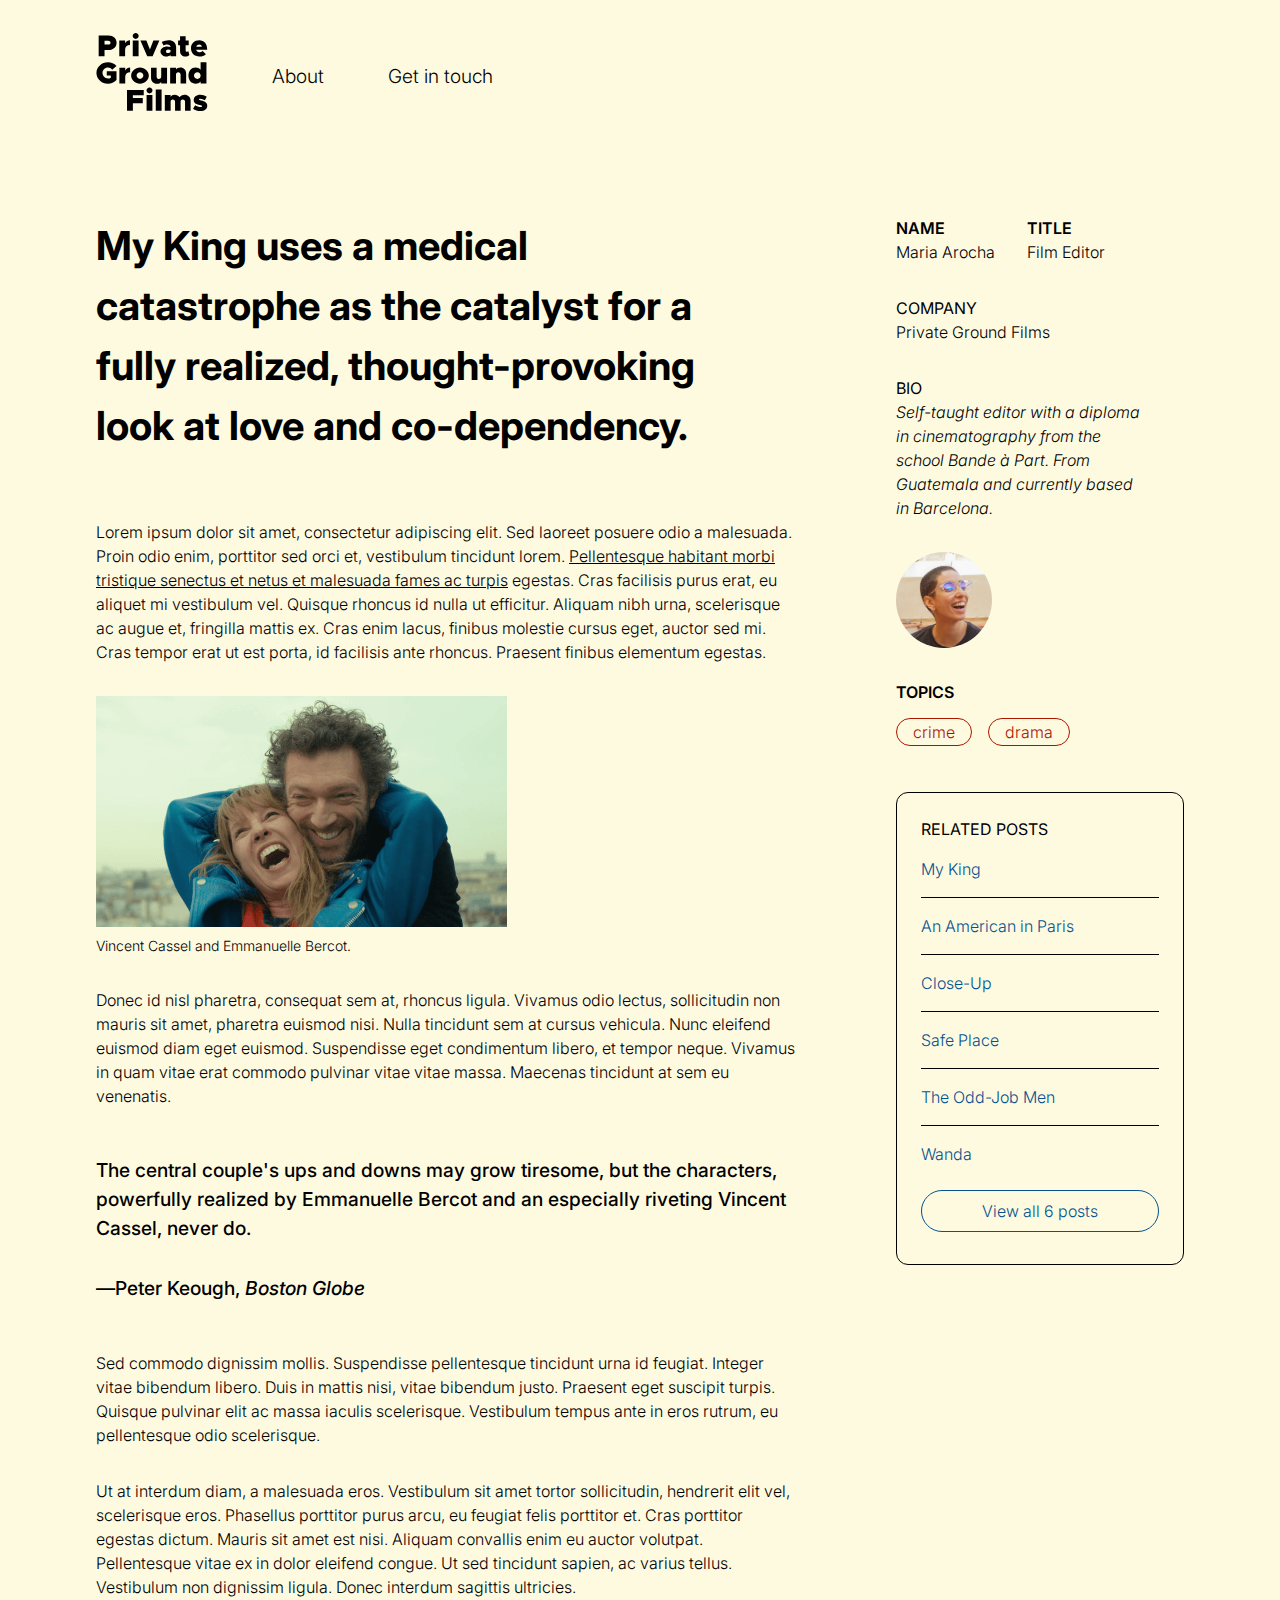
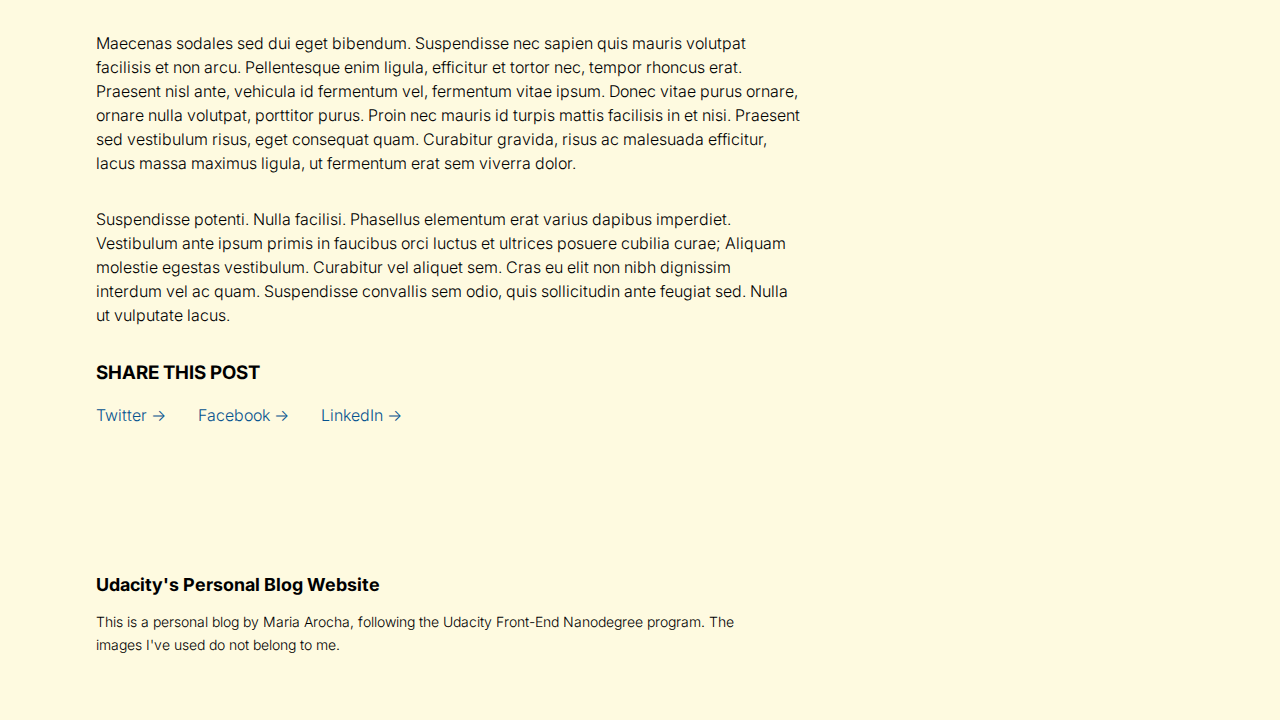
<file: posts/my-king.html>
<!DOCTYPE html>
<html lang="en">
  <head>
    <meta name="viewport" content="width=device-width, initial-scale=1.0" />
    <meta charset="utf-8" />
    <title>My King - Private Ground Films</title>
    <meta name="description" content="A blog dedicated to my favorite films." />
    <link rel="preconnect" href="https://fonts.googleapis.com" />
    <link rel="preconnect" href="https://fonts.gstatic.com" crossorigin />
    <link
      href="https://fonts.googleapis.com/css2?family=Inter:wght@100;200;300;400;500;600;700&family=Space+Grotesk:wght@300;400&display=swap"
      rel="stylesheet"
    />
    <link rel="stylesheet" href="../css/main.css" />
  </head>
  <body>
    <header>
      <div class="container">
        <nav class="navigation">
          <a aria-label="Home" href="/">
            <svg
              class="logo"
              viewBox="0 0 74 53"
              fill="none"
              xmlns="http://www.w3.org/2000/svg"
            >
              <g clip-path="url(#clip0_22_2)">
                <path
                  d="M1.75828 15.9996V2.25961H8.33828C11.4183 2.25961 13.5983 4.23961 13.5983 7.05961C13.5983 9.87961 11.4183 11.8596 8.33828 11.8596H5.63828V15.9996H1.75828ZM5.63828 8.33961H8.01828C8.93828 8.33961 9.59828 7.79961 9.59828 7.05961C9.59828 6.31961 8.93828 5.77961 8.01828 5.77961H5.63828V8.33961ZM19.2367 7.49961C19.9167 6.21961 21.0767 5.41961 22.4767 5.41961V8.61961C20.4367 8.61961 19.2367 9.73961 19.2367 11.6196V15.9996H15.3767V5.65961H19.2367V7.49961ZM26.2347 4.55961C25.1147 4.55961 24.2347 3.63961 24.2347 2.55961C24.2347 1.51961 25.1147 0.599609 26.2347 0.599609C27.3147 0.599609 28.1947 1.51961 28.1947 2.55961C28.1947 3.63961 27.3147 4.55961 26.2347 4.55961ZM24.2747 15.9996V5.65961H28.1347V15.9996H24.2747ZM33.8489 15.9996L29.3289 5.65961H33.2889L35.6289 11.5796L37.9089 5.65961H41.8689L37.4089 15.9996H33.8489ZM48.1642 5.41961C50.7842 5.41961 52.9442 7.07961 52.9442 9.89961V15.9996H49.2442V15.2596C48.5442 15.8996 47.5642 16.2396 46.5842 16.2396C44.3642 16.2396 42.6042 14.8796 42.6042 12.9396C42.6042 10.9196 44.5642 9.49961 47.0642 9.49961C47.7442 9.49961 48.5042 9.65961 49.2442 9.95961V9.89961C49.2442 8.87961 48.3242 8.27961 47.1242 8.27961C46.1442 8.27961 45.4842 8.53961 44.6242 8.97961L43.4442 6.63961C44.8842 5.91961 46.4242 5.41961 48.1642 5.41961ZM47.5242 13.9596C48.4442 13.9596 49.1642 13.5396 49.2442 12.9396V11.9596C48.8842 11.7796 48.2042 11.6396 47.6042 11.6396C46.8242 11.6396 46.2642 12.1396 46.2642 12.8396C46.2642 13.4996 46.7842 13.9596 47.5242 13.9596ZM61.0425 12.7396L61.7025 15.1796C61.0625 15.7996 59.9625 16.2396 59.0425 16.2396C56.9825 16.2396 55.5425 14.7996 55.5425 12.7396V8.69961H54.2425V5.65961H55.5425V2.81961H59.2225V5.65961H61.2625V8.69961H59.2225V11.9796C59.2225 12.5996 59.5825 13.0396 60.1025 13.0396C60.4625 13.0396 60.8425 12.9196 61.0425 12.7396ZM68.2028 13.3596C68.9828 13.3596 69.8228 13.0396 70.5028 12.4996L72.6228 14.6396C71.7028 15.5796 69.9428 16.2396 68.3628 16.2396C65.0628 16.2396 62.7428 13.9796 62.7428 10.7996C62.7428 7.63961 65.0028 5.41961 68.2028 5.41961C71.5228 5.41961 73.4828 7.75961 73.4828 11.7396H66.1628C66.4628 12.7196 67.2228 13.3596 68.2028 13.3596ZM68.2028 8.29961C67.2828 8.29961 66.5628 8.85961 66.2228 9.71961H69.9828C69.7028 8.85961 69.0428 8.29961 68.2028 8.29961ZM7.10516 28.8196V25.9596H13.5452V31.7996C12.1252 33.3396 10.0252 34.2396 7.86516 34.2396C3.74516 34.2396 0.285156 30.9796 0.285156 27.1196C0.285156 23.2596 3.74516 20.0196 7.86516 20.0196C10.0252 20.0196 12.1252 20.9196 13.5452 22.4396L10.6852 24.9396C10.0052 24.0596 8.96516 23.5396 7.86516 23.5396C5.92516 23.5396 4.28516 25.1796 4.28516 27.1196C4.28516 29.0796 5.92516 30.7196 7.86516 30.7196C8.54516 30.7196 9.20516 30.5196 9.78516 30.1596V28.8196H7.10516ZM19.3094 25.4996C19.9894 24.2196 21.1494 23.4196 22.5494 23.4196V26.6196C20.5094 26.6196 19.3094 27.7396 19.3094 29.6196V33.9996H15.4494V23.6596H19.3094V25.4996ZM29.0711 34.2396C25.8911 34.2396 23.2311 31.7596 23.2311 28.8196C23.2311 25.8796 25.8911 23.4196 29.0711 23.4196C32.2311 23.4196 34.8911 25.8796 34.8911 28.8196C34.8911 31.7596 32.2311 34.2396 29.0711 34.2396ZM29.0711 31.0396C30.2711 31.0396 31.2911 30.0196 31.2911 28.8196C31.2911 27.6196 30.2711 26.6196 29.0711 26.6196C27.8511 26.6196 26.8311 27.6196 26.8311 28.8196C26.8311 30.0196 27.8511 31.0396 29.0711 31.0396ZM43.086 23.6596H46.946V33.9996H43.086V32.9596C42.446 33.7596 41.406 34.2396 40.166 34.2396C37.946 34.2396 36.366 32.5796 36.366 30.2396V23.6596H40.046V29.3396C40.046 30.3396 40.6859 31.0396 41.606 31.0396C42.466 31.0396 43.086 30.3796 43.086 29.4596V23.6596ZM55.7645 23.4196C57.9845 23.4196 59.5645 25.0796 59.5645 27.4196V33.9996H55.8845V28.3196C55.8845 27.3196 55.2445 26.6196 54.3245 26.6196C53.4645 26.6196 52.8445 27.2796 52.8445 28.1996V33.9996H48.9845V23.6596H52.8445V24.6996C53.4845 23.8996 54.5245 23.4196 55.7645 23.4196ZM69.1231 20.0196H72.9831V33.9996H69.1231V32.7796C68.3031 33.6996 67.1631 34.2396 65.8231 34.2396C63.0431 34.2396 61.0831 31.9996 61.0831 28.8196C61.0831 25.6596 63.0431 23.4196 65.8231 23.4196C67.1631 23.4196 68.3031 23.9596 69.1231 24.8796V20.0196ZM67.0431 31.0396C68.2631 31.0396 69.1231 30.1196 69.1231 28.8196C69.1231 27.5396 68.2631 26.6196 67.0431 26.6196C65.7031 26.6196 64.7631 27.5396 64.7631 28.8196C64.7631 30.1196 65.7031 31.0396 67.0431 31.0396ZM31.5433 41.7196H24.3633V43.6596H30.9033V47.1196H24.3633V51.9996H20.4833V38.2596H31.5433V41.7196ZM35.3706 40.5596C34.2506 40.5596 33.3706 39.6396 33.3706 38.5596C33.3706 37.5196 34.2506 36.5996 35.3706 36.5996C36.4506 36.5996 37.3306 37.5196 37.3306 38.5596C37.3306 39.6396 36.4506 40.5596 35.3706 40.5596ZM33.4106 51.9996V41.6596H37.2706V51.9996H33.4106ZM39.4849 51.9996V38.0196H43.3449V51.9996H39.4849ZM58.5995 41.4196C60.7595 41.4196 62.5195 43.0796 62.5195 45.4196V52.0196H58.8395V46.1196C58.8395 45.2396 58.2395 44.6196 57.3795 44.6196C56.5195 44.6196 55.9195 45.1996 55.9195 45.9996V52.0196H52.2395V46.1196C52.2395 45.2396 51.6395 44.6196 50.7795 44.6196C49.9195 44.6196 49.3195 45.1996 49.3195 45.9996V51.9996H45.4595V41.6596H49.3195V42.9196C49.8195 41.9996 50.7795 41.4196 51.9995 41.4196C53.3395 41.4196 54.5395 42.0596 55.2395 43.1196C55.8395 42.0796 57.0795 41.4196 58.5995 41.4196ZM69.0225 52.2396C67.2225 52.2396 65.3625 51.6596 64.1025 50.6796L65.5425 48.3396C66.5425 49.0396 68.0225 49.5596 69.1225 49.5596C69.8425 49.5596 70.1025 49.3796 70.1025 49.0396C70.1025 48.6796 69.5025 48.4796 68.5425 48.2796C66.6625 47.8796 64.5625 47.4196 64.5625 44.9796C64.5625 42.9796 66.1825 41.4196 68.8825 41.4196C70.4825 41.4196 72.0225 41.9996 73.2025 42.7796L71.9025 45.1396C71.0425 44.5796 69.8625 44.0396 68.8825 44.0396C68.3425 44.0396 67.9825 44.3196 67.9825 44.6196C67.9825 44.9596 68.4425 45.0196 69.4825 45.2596C71.3625 45.6796 73.5225 46.2996 73.5225 48.7396C73.5225 50.8796 71.8225 52.2396 69.0225 52.2396Z"
                  fill="black"
                />
              </g>
              <defs>
                <clipPath id="clip0_22_2">
                  <rect width="74" height="53" fill="white" />
                </clipPath>
              </defs>
            </svg>
          </a>
          <a href="#footer">About</a>
          <a href="#footer">Get in touch</a>
        </nav>
      </div>
    </header>
    <main>
      <div class="container">
        <div class="post">
          <div class="post__container">
            <h1 class="post__title">
              My King uses a medical catastrophe as the catalyst for a fully
              realized, thought-provoking look at love and co-dependency.
            </h1>
            <p>
              Lorem ipsum dolor sit amet, consectetur adipiscing elit. Sed
              laoreet posuere odio a malesuada. Proin odio enim, porttitor sed
              orci et, vestibulum tincidunt lorem.
              <u
                >Pellentesque habitant morbi tristique senectus et netus et
                malesuada fames ac turpis</u
              >
              egestas. Cras facilisis purus erat, eu aliquet mi vestibulum vel.
              Quisque rhoncus id nulla ut efficitur. Aliquam nibh urna,
              scelerisque ac augue et, fringilla mattis ex. Cras enim lacus,
              finibus molestie cursus eget, auctor sed mi. Cras tempor erat ut
              est porta, id facilisis ante rhoncus. Praesent finibus elementum
              egestas.
            </p>
            <figure class="post__image">
              <img
                width="411"
                height="231"
                src="../images/posts/my-king.png"
                alt=""
              />
              <figcaption class="post__caption">
                Vincent Cassel and Emmanuelle Bercot.
              </figcaption>
            </figure>
            <p>
              Donec id nisl pharetra, consequat sem at, rhoncus ligula. Vivamus
              odio lectus, sollicitudin non mauris sit amet, pharetra euismod
              nisi. Nulla tincidunt sem at cursus vehicula. Nunc eleifend
              euismod diam eget euismod. Suspendisse eget condimentum libero, et
              tempor neque. Vivamus in quam vitae erat commodo pulvinar vitae
              vitae massa. Maecenas tincidunt at sem eu venenatis.
            </p>
            <blockquote
              class="post__quote"
              cite="https://www.rottentomatoes.com/m/my_king"
            >
              <p>
                The central couple's ups and downs may grow tiresome, but the
                characters, powerfully realized by Emmanuelle Bercot and an
                especially riveting Vincent Cassel, never do.
              </p>
              <footer>—Peter Keough, <cite>Boston Globe</cite></footer>
            </blockquote>
            <p>
              Sed commodo dignissim mollis. Suspendisse pellentesque tincidunt
              urna id feugiat. Integer vitae bibendum libero. Duis in mattis
              nisi, vitae bibendum justo. Praesent eget suscipit turpis. Quisque
              pulvinar elit ac massa iaculis scelerisque. Vestibulum tempus ante
              in eros rutrum, eu pellentesque odio scelerisque.
            </p>
            <p>
              Ut at interdum diam, a malesuada eros. Vestibulum sit amet tortor
              sollicitudin, hendrerit elit vel, scelerisque eros. Phasellus
              porttitor purus arcu, eu feugiat felis porttitor et. Cras
              porttitor egestas dictum. Mauris sit amet est nisi. Aliquam
              convallis enim eu auctor volutpat. Pellentesque vitae ex in dolor
              eleifend congue. Ut sed tincidunt sapien, ac varius tellus.
              Vestibulum non dignissim ligula. Donec interdum sagittis
              ultricies.
            </p>
            <p>
              Maecenas sodales sed dui eget bibendum. Suspendisse nec sapien
              quis mauris volutpat facilisis et non arcu. Pellentesque enim
              ligula, efficitur et tortor nec, tempor rhoncus erat. Praesent
              nisl ante, vehicula id fermentum vel, fermentum vitae ipsum. Donec
              vitae purus ornare, ornare nulla volutpat, porttitor purus. Proin
              nec mauris id turpis mattis facilisis in et nisi. Praesent sed
              vestibulum risus, eget consequat quam. Curabitur gravida, risus ac
              malesuada efficitur, lacus massa maximus ligula, ut fermentum erat
              sem viverra dolor.
            </p>
            <p>
              Suspendisse potenti. Nulla facilisi. Phasellus elementum erat
              varius dapibus imperdiet. Vestibulum ante ipsum primis in faucibus
              orci luctus et ultrices posuere cubilia curae; Aliquam molestie
              egestas vestibulum. Curabitur vel aliquet sem. Cras eu elit non
              nibh dignissim interdum vel ac quam. Suspendisse convallis sem
              odio, quis sollicitudin ante feugiat sed. Nulla ut vulputate
              lacus.
            </p>
            <h3 class="social__title">Share This Post</h3>
            <ul class="social">
              <li>
                <a
                  aria-label="Twitter"
                  target="_blank"
                  href="https://twitter.com"
                  >Twitter →</a
                >
              </li>
              <li>
                <a
                  aria-label="Facebook"
                  target="_blank"
                  href="https://www.facebook.com"
                  >Facebook →</a
                >
              </li>
              <li>
                <a aria-label="LinkedIn" href="https://www.linkedin.com"
                  >LinkedIn →</a
                >
              </li>
            </ul>
          </div>
          <aside class="post__sidebar">
            <div class="post__info">
              <span>
                <strong class="post__subheading">NAME</strong>
                <p class="post__copy">Maria Arocha</p>
              </span>
              <span>
                <strong class="post__subheading">TITLE</strong>
                <p class="post__copy">Film Editor</p>
              </span>
            </div>
            <strong class="post__subheading">COMPANY</strong>
            <p class="post__copy">Private Ground Films</p>
            <strong class="post__subheading">BIO</strong>
            <p class="post__copy">
              <i>
                Self-taught editor with a diploma in cinematography from the
                school Bande à Part. From Guatemala and currently based in
                Barcelona.</i
              >
            </p>

            <div class="avatar">
              <img src="../images/authors/maria-arocha.jpg" alt="" />
            </div>
            <div class="post__info">
              <div>
                <strong class="post__subheading">TOPICS</strong>
                <ul class="badge__container">
                  <li><span class="badge">crime</span></li>
                  <li><span class="badge">drama</span></li>
                </ul>
              </div>
            </div>
            <div class="related">
              <strong>RELATED POSTS</strong>
              <ul class="related__list">
                <li><a href="/posts/my-king.html">My King</a></li>
                <li>
                  <a href="/posts/an-american-in-paris.html"
                    >An American in Paris</a
                  >
                </li>
                <li><a href="/posts/close-up.html">Close-Up</a></li>
                <li><a href="/posts/safe-place.html">Safe Place</a></li>
                <li>
                  <a href="/posts/the-odd-job-men.html">The Odd-Job Men</a>
                </li>
                <li><a href="/posts/wanda.html">Wanda</a></li>
              </ul>
              <a href="/" class="button">View all 6 posts</a>
            </div>
          </aside>
        </div>
      </div>
    </main>
    <footer class="footer">
      <div class="container">
        <h3 class="footer__title">Udacity's Personal Blog Website</h3>
        <p class="footer__copyright">
          This is a personal blog by Maria Arocha, following the Udacity
          Front-End Nanodegree program. The images I've used do not belong to
          me.
        </p>
      </div>
    </footer>
  </body>
</html>
</file>
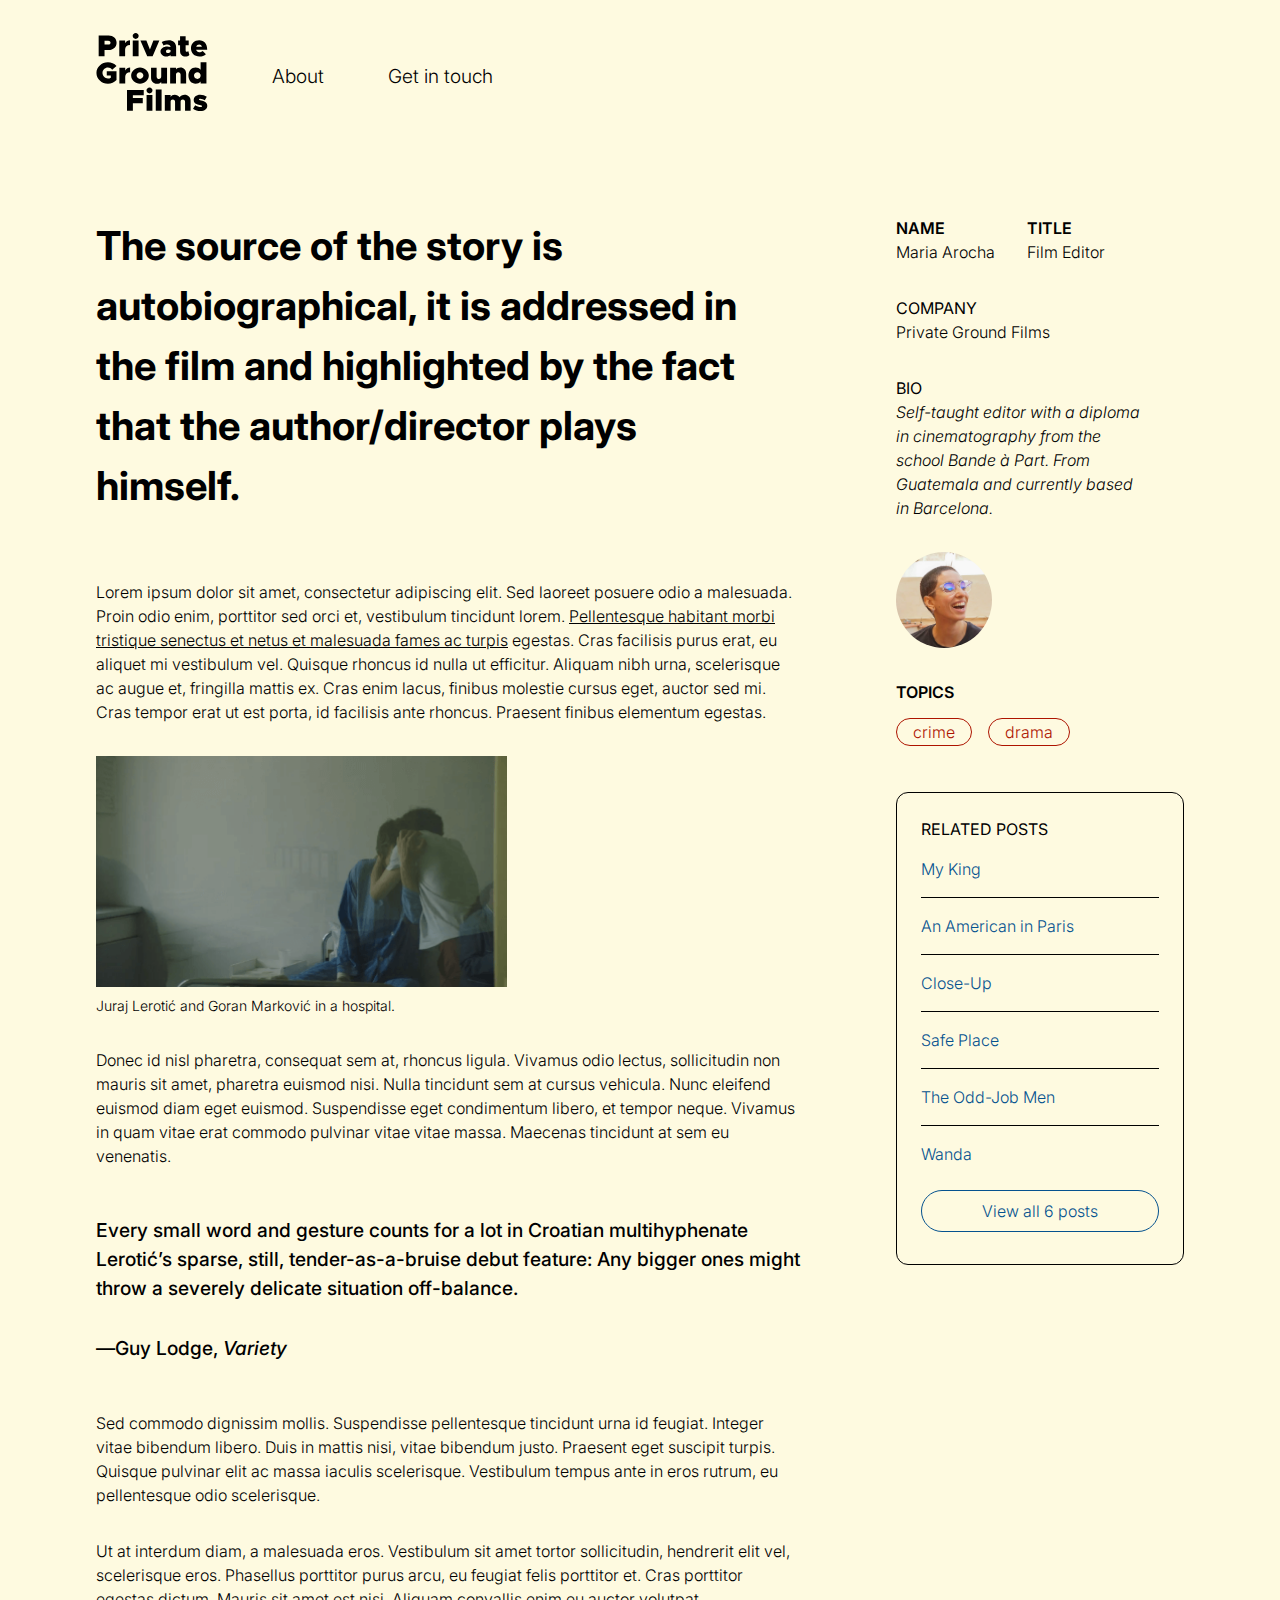
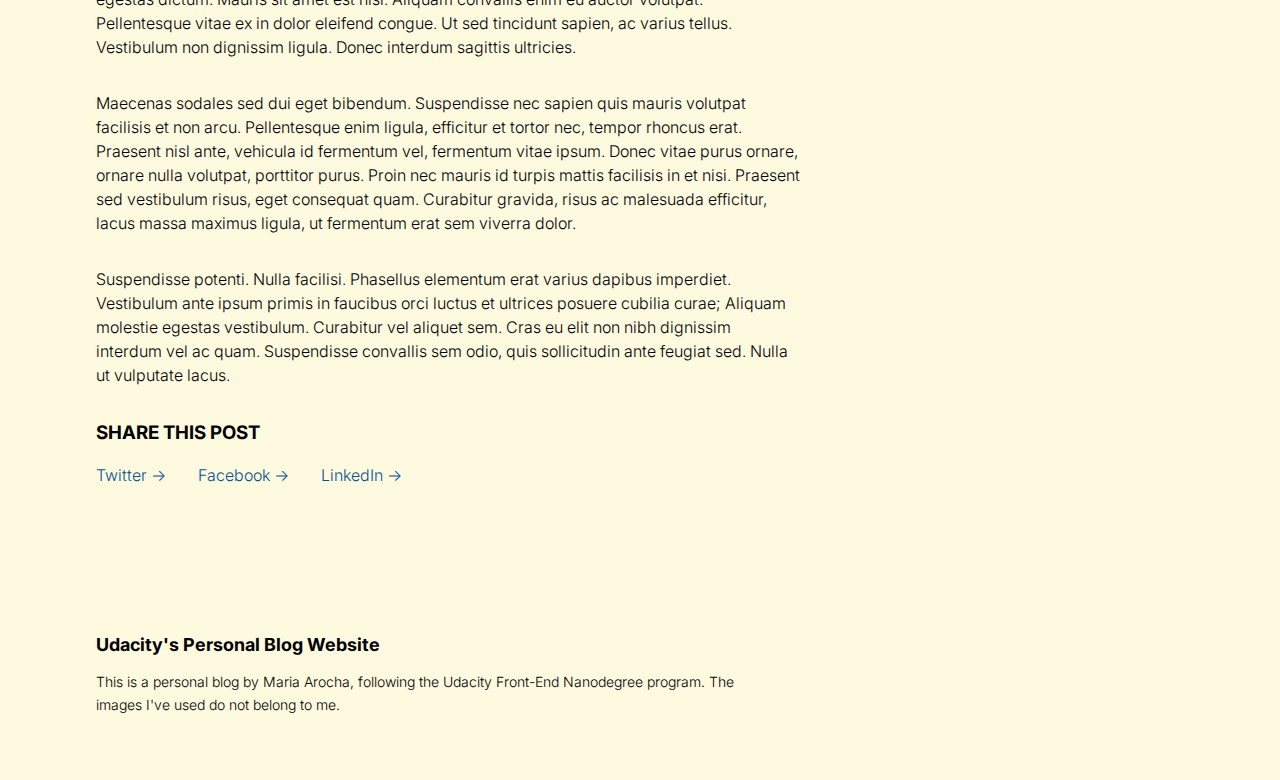
<file: posts/safe-place.html>
<!DOCTYPE html>
<html lang="en">
  <head>
    <meta name="viewport" content="width=device-width, initial-scale=1.0" />
    <meta charset="utf-8" />
    <title>Safe Place - Private Ground Films</title>
    <meta name="description" content="A blog dedicated to my favorite films." />
    <link rel="preconnect" href="https://fonts.googleapis.com" />
    <link rel="preconnect" href="https://fonts.gstatic.com" crossorigin />
    <link
      href="https://fonts.googleapis.com/css2?family=Inter:wght@100;200;300;400;500;600;700&family=Space+Grotesk:wght@300;400&display=swap"
      rel="stylesheet"
    />
    <link rel="stylesheet" href="../css/main.css" />
  </head>
  <body>
    <header>
      <div class="container">
        <nav class="navigation">
          <a aria-label="Home" href="/">
            <svg
              class="logo"
              viewBox="0 0 74 53"
              fill="none"
              xmlns="http://www.w3.org/2000/svg"
            >
              <g clip-path="url(#clip0_22_2)">
                <path
                  d="M1.75828 15.9996V2.25961H8.33828C11.4183 2.25961 13.5983 4.23961 13.5983 7.05961C13.5983 9.87961 11.4183 11.8596 8.33828 11.8596H5.63828V15.9996H1.75828ZM5.63828 8.33961H8.01828C8.93828 8.33961 9.59828 7.79961 9.59828 7.05961C9.59828 6.31961 8.93828 5.77961 8.01828 5.77961H5.63828V8.33961ZM19.2367 7.49961C19.9167 6.21961 21.0767 5.41961 22.4767 5.41961V8.61961C20.4367 8.61961 19.2367 9.73961 19.2367 11.6196V15.9996H15.3767V5.65961H19.2367V7.49961ZM26.2347 4.55961C25.1147 4.55961 24.2347 3.63961 24.2347 2.55961C24.2347 1.51961 25.1147 0.599609 26.2347 0.599609C27.3147 0.599609 28.1947 1.51961 28.1947 2.55961C28.1947 3.63961 27.3147 4.55961 26.2347 4.55961ZM24.2747 15.9996V5.65961H28.1347V15.9996H24.2747ZM33.8489 15.9996L29.3289 5.65961H33.2889L35.6289 11.5796L37.9089 5.65961H41.8689L37.4089 15.9996H33.8489ZM48.1642 5.41961C50.7842 5.41961 52.9442 7.07961 52.9442 9.89961V15.9996H49.2442V15.2596C48.5442 15.8996 47.5642 16.2396 46.5842 16.2396C44.3642 16.2396 42.6042 14.8796 42.6042 12.9396C42.6042 10.9196 44.5642 9.49961 47.0642 9.49961C47.7442 9.49961 48.5042 9.65961 49.2442 9.95961V9.89961C49.2442 8.87961 48.3242 8.27961 47.1242 8.27961C46.1442 8.27961 45.4842 8.53961 44.6242 8.97961L43.4442 6.63961C44.8842 5.91961 46.4242 5.41961 48.1642 5.41961ZM47.5242 13.9596C48.4442 13.9596 49.1642 13.5396 49.2442 12.9396V11.9596C48.8842 11.7796 48.2042 11.6396 47.6042 11.6396C46.8242 11.6396 46.2642 12.1396 46.2642 12.8396C46.2642 13.4996 46.7842 13.9596 47.5242 13.9596ZM61.0425 12.7396L61.7025 15.1796C61.0625 15.7996 59.9625 16.2396 59.0425 16.2396C56.9825 16.2396 55.5425 14.7996 55.5425 12.7396V8.69961H54.2425V5.65961H55.5425V2.81961H59.2225V5.65961H61.2625V8.69961H59.2225V11.9796C59.2225 12.5996 59.5825 13.0396 60.1025 13.0396C60.4625 13.0396 60.8425 12.9196 61.0425 12.7396ZM68.2028 13.3596C68.9828 13.3596 69.8228 13.0396 70.5028 12.4996L72.6228 14.6396C71.7028 15.5796 69.9428 16.2396 68.3628 16.2396C65.0628 16.2396 62.7428 13.9796 62.7428 10.7996C62.7428 7.63961 65.0028 5.41961 68.2028 5.41961C71.5228 5.41961 73.4828 7.75961 73.4828 11.7396H66.1628C66.4628 12.7196 67.2228 13.3596 68.2028 13.3596ZM68.2028 8.29961C67.2828 8.29961 66.5628 8.85961 66.2228 9.71961H69.9828C69.7028 8.85961 69.0428 8.29961 68.2028 8.29961ZM7.10516 28.8196V25.9596H13.5452V31.7996C12.1252 33.3396 10.0252 34.2396 7.86516 34.2396C3.74516 34.2396 0.285156 30.9796 0.285156 27.1196C0.285156 23.2596 3.74516 20.0196 7.86516 20.0196C10.0252 20.0196 12.1252 20.9196 13.5452 22.4396L10.6852 24.9396C10.0052 24.0596 8.96516 23.5396 7.86516 23.5396C5.92516 23.5396 4.28516 25.1796 4.28516 27.1196C4.28516 29.0796 5.92516 30.7196 7.86516 30.7196C8.54516 30.7196 9.20516 30.5196 9.78516 30.1596V28.8196H7.10516ZM19.3094 25.4996C19.9894 24.2196 21.1494 23.4196 22.5494 23.4196V26.6196C20.5094 26.6196 19.3094 27.7396 19.3094 29.6196V33.9996H15.4494V23.6596H19.3094V25.4996ZM29.0711 34.2396C25.8911 34.2396 23.2311 31.7596 23.2311 28.8196C23.2311 25.8796 25.8911 23.4196 29.0711 23.4196C32.2311 23.4196 34.8911 25.8796 34.8911 28.8196C34.8911 31.7596 32.2311 34.2396 29.0711 34.2396ZM29.0711 31.0396C30.2711 31.0396 31.2911 30.0196 31.2911 28.8196C31.2911 27.6196 30.2711 26.6196 29.0711 26.6196C27.8511 26.6196 26.8311 27.6196 26.8311 28.8196C26.8311 30.0196 27.8511 31.0396 29.0711 31.0396ZM43.086 23.6596H46.946V33.9996H43.086V32.9596C42.446 33.7596 41.406 34.2396 40.166 34.2396C37.946 34.2396 36.366 32.5796 36.366 30.2396V23.6596H40.046V29.3396C40.046 30.3396 40.6859 31.0396 41.606 31.0396C42.466 31.0396 43.086 30.3796 43.086 29.4596V23.6596ZM55.7645 23.4196C57.9845 23.4196 59.5645 25.0796 59.5645 27.4196V33.9996H55.8845V28.3196C55.8845 27.3196 55.2445 26.6196 54.3245 26.6196C53.4645 26.6196 52.8445 27.2796 52.8445 28.1996V33.9996H48.9845V23.6596H52.8445V24.6996C53.4845 23.8996 54.5245 23.4196 55.7645 23.4196ZM69.1231 20.0196H72.9831V33.9996H69.1231V32.7796C68.3031 33.6996 67.1631 34.2396 65.8231 34.2396C63.0431 34.2396 61.0831 31.9996 61.0831 28.8196C61.0831 25.6596 63.0431 23.4196 65.8231 23.4196C67.1631 23.4196 68.3031 23.9596 69.1231 24.8796V20.0196ZM67.0431 31.0396C68.2631 31.0396 69.1231 30.1196 69.1231 28.8196C69.1231 27.5396 68.2631 26.6196 67.0431 26.6196C65.7031 26.6196 64.7631 27.5396 64.7631 28.8196C64.7631 30.1196 65.7031 31.0396 67.0431 31.0396ZM31.5433 41.7196H24.3633V43.6596H30.9033V47.1196H24.3633V51.9996H20.4833V38.2596H31.5433V41.7196ZM35.3706 40.5596C34.2506 40.5596 33.3706 39.6396 33.3706 38.5596C33.3706 37.5196 34.2506 36.5996 35.3706 36.5996C36.4506 36.5996 37.3306 37.5196 37.3306 38.5596C37.3306 39.6396 36.4506 40.5596 35.3706 40.5596ZM33.4106 51.9996V41.6596H37.2706V51.9996H33.4106ZM39.4849 51.9996V38.0196H43.3449V51.9996H39.4849ZM58.5995 41.4196C60.7595 41.4196 62.5195 43.0796 62.5195 45.4196V52.0196H58.8395V46.1196C58.8395 45.2396 58.2395 44.6196 57.3795 44.6196C56.5195 44.6196 55.9195 45.1996 55.9195 45.9996V52.0196H52.2395V46.1196C52.2395 45.2396 51.6395 44.6196 50.7795 44.6196C49.9195 44.6196 49.3195 45.1996 49.3195 45.9996V51.9996H45.4595V41.6596H49.3195V42.9196C49.8195 41.9996 50.7795 41.4196 51.9995 41.4196C53.3395 41.4196 54.5395 42.0596 55.2395 43.1196C55.8395 42.0796 57.0795 41.4196 58.5995 41.4196ZM69.0225 52.2396C67.2225 52.2396 65.3625 51.6596 64.1025 50.6796L65.5425 48.3396C66.5425 49.0396 68.0225 49.5596 69.1225 49.5596C69.8425 49.5596 70.1025 49.3796 70.1025 49.0396C70.1025 48.6796 69.5025 48.4796 68.5425 48.2796C66.6625 47.8796 64.5625 47.4196 64.5625 44.9796C64.5625 42.9796 66.1825 41.4196 68.8825 41.4196C70.4825 41.4196 72.0225 41.9996 73.2025 42.7796L71.9025 45.1396C71.0425 44.5796 69.8625 44.0396 68.8825 44.0396C68.3425 44.0396 67.9825 44.3196 67.9825 44.6196C67.9825 44.9596 68.4425 45.0196 69.4825 45.2596C71.3625 45.6796 73.5225 46.2996 73.5225 48.7396C73.5225 50.8796 71.8225 52.2396 69.0225 52.2396Z"
                  fill="black"
                />
              </g>
              <defs>
                <clipPath id="clip0_22_2">
                  <rect width="74" height="53" fill="white" />
                </clipPath>
              </defs>
            </svg>
          </a>
          <a href="#footer">About</a>
          <a href="#footer">Get in touch</a>
        </nav>
      </div>
    </header>
    <main>
      <div class="container">
        <div class="post">
          <div class="post__container">
            <h1 class="post__title">
              The source of the story is autobiographical, it is addressed in
              the film and highlighted by the fact that the author/director
              plays himself.
            </h1>
            <p>
              Lorem ipsum dolor sit amet, consectetur adipiscing elit. Sed
              laoreet posuere odio a malesuada. Proin odio enim, porttitor sed
              orci et, vestibulum tincidunt lorem.
              <u
                >Pellentesque habitant morbi tristique senectus et netus et
                malesuada fames ac turpis</u
              >
              egestas. Cras facilisis purus erat, eu aliquet mi vestibulum vel.
              Quisque rhoncus id nulla ut efficitur. Aliquam nibh urna,
              scelerisque ac augue et, fringilla mattis ex. Cras enim lacus,
              finibus molestie cursus eget, auctor sed mi. Cras tempor erat ut
              est porta, id facilisis ante rhoncus. Praesent finibus elementum
              egestas.
            </p>
            <figure class="post__image">
              <img
                width="411"
                height="231"
                src="../images/posts/safe-place.png"
                alt=""
              />
              <figcaption class="post__caption">
                Juraj Lerotić and Goran Marković in a hospital.
              </figcaption>
            </figure>
            <p>
              Donec id nisl pharetra, consequat sem at, rhoncus ligula. Vivamus
              odio lectus, sollicitudin non mauris sit amet, pharetra euismod
              nisi. Nulla tincidunt sem at cursus vehicula. Nunc eleifend
              euismod diam eget euismod. Suspendisse eget condimentum libero, et
              tempor neque. Vivamus in quam vitae erat commodo pulvinar vitae
              vitae massa. Maecenas tincidunt at sem eu venenatis.
            </p>
            <blockquote
              class="post__quote"
              cite="https://www.rottentomatoes.com/m/safe_place"
            >
              <p>
                Every small word and gesture counts for a lot in Croatian
                multihyphenate Lerotić’s sparse, still, tender-as-a-bruise debut
                feature: Any bigger ones might throw a severely delicate
                situation off-balance.
              </p>
              <footer>—Guy Lodge, <cite>Variety</cite></footer>
            </blockquote>
            <p>
              Sed commodo dignissim mollis. Suspendisse pellentesque tincidunt
              urna id feugiat. Integer vitae bibendum libero. Duis in mattis
              nisi, vitae bibendum justo. Praesent eget suscipit turpis. Quisque
              pulvinar elit ac massa iaculis scelerisque. Vestibulum tempus ante
              in eros rutrum, eu pellentesque odio scelerisque.
            </p>
            <p>
              Ut at interdum diam, a malesuada eros. Vestibulum sit amet tortor
              sollicitudin, hendrerit elit vel, scelerisque eros. Phasellus
              porttitor purus arcu, eu feugiat felis porttitor et. Cras
              porttitor egestas dictum. Mauris sit amet est nisi. Aliquam
              convallis enim eu auctor volutpat. Pellentesque vitae ex in dolor
              eleifend congue. Ut sed tincidunt sapien, ac varius tellus.
              Vestibulum non dignissim ligula. Donec interdum sagittis
              ultricies.
            </p>
            <p>
              Maecenas sodales sed dui eget bibendum. Suspendisse nec sapien
              quis mauris volutpat facilisis et non arcu. Pellentesque enim
              ligula, efficitur et tortor nec, tempor rhoncus erat. Praesent
              nisl ante, vehicula id fermentum vel, fermentum vitae ipsum. Donec
              vitae purus ornare, ornare nulla volutpat, porttitor purus. Proin
              nec mauris id turpis mattis facilisis in et nisi. Praesent sed
              vestibulum risus, eget consequat quam. Curabitur gravida, risus ac
              malesuada efficitur, lacus massa maximus ligula, ut fermentum erat
              sem viverra dolor.
            </p>
            <p>
              Suspendisse potenti. Nulla facilisi. Phasellus elementum erat
              varius dapibus imperdiet. Vestibulum ante ipsum primis in faucibus
              orci luctus et ultrices posuere cubilia curae; Aliquam molestie
              egestas vestibulum. Curabitur vel aliquet sem. Cras eu elit non
              nibh dignissim interdum vel ac quam. Suspendisse convallis sem
              odio, quis sollicitudin ante feugiat sed. Nulla ut vulputate
              lacus.
            </p>
            <h3 class="social__title">Share This Post</h3>
            <ul class="social">
              <li>
                <a
                  aria-label="Twitter"
                  target="_blank"
                  href="https://twitter.com"
                  >Twitter →</a
                >
              </li>
              <li>
                <a
                  aria-label="Facebook"
                  target="_blank"
                  href="https://www.facebook.com"
                  >Facebook →</a
                >
              </li>
              <li>
                <a aria-label="LinkedIn" href="https://www.linkedin.com"
                  >LinkedIn →</a
                >
              </li>
            </ul>
          </div>
          <aside class="post__sidebar">
            <div class="post__info">
              <span>
                <strong class="post__subheading">NAME</strong>
                <p class="post__copy">Maria Arocha</p>
              </span>
              <span>
                <strong class="post__subheading">TITLE</strong>
                <p class="post__copy">Film Editor</p>
              </span>
            </div>
            <strong class="post__subheading">COMPANY</strong>
            <p class="post__copy">Private Ground Films</p>
            <strong class="post__subheading">BIO</strong>
            <p class="post__copy">
              <i>
                Self-taught editor with a diploma in cinematography from the
                school Bande à Part. From Guatemala and currently based in
                Barcelona.</i
              >
            </p>

            <div class="avatar">
              <img src="../images/authors/maria-arocha.jpg" alt="" />
            </div>
            <div class="post__info">
              <div>
                <strong class="post__subheading">TOPICS</strong>
                <ul class="badge__container">
                  <li><span class="badge">crime</span></li>
                  <li><span class="badge">drama</span></li>
                </ul>
              </div>
            </div>
            <div class="related">
              <strong>RELATED POSTS</strong>
              <ul class="related__list">
                <li><a href="/posts/my-king.html">My King</a></li>
                <li>
                  <a href="/posts/an-american-in-paris.html"
                    >An American in Paris</a
                  >
                </li>
                <li><a href="/posts/close-up.html">Close-Up</a></li>
                <li><a href="/posts/safe-place.html">Safe Place</a></li>
                <li>
                  <a href="/posts/the-odd-job-men.html">The Odd-Job Men</a>
                </li>
                <li><a href="/posts/wanda.html">Wanda</a></li>
              </ul>
              <a href="/" class="button">View all 6 posts</a>
            </div>
          </aside>
        </div>
      </div>
    </main>
    <footer class="footer">
      <div class="container">
        <h3 class="footer__title">Udacity's Personal Blog Website</h3>
        <p class="footer__copyright">
          This is a personal blog by Maria Arocha, following the Udacity
          Front-End Nanodegree program. The images I've used do not belong to
          me.
        </p>
      </div>
    </footer>
  </body>
</html>
</file>
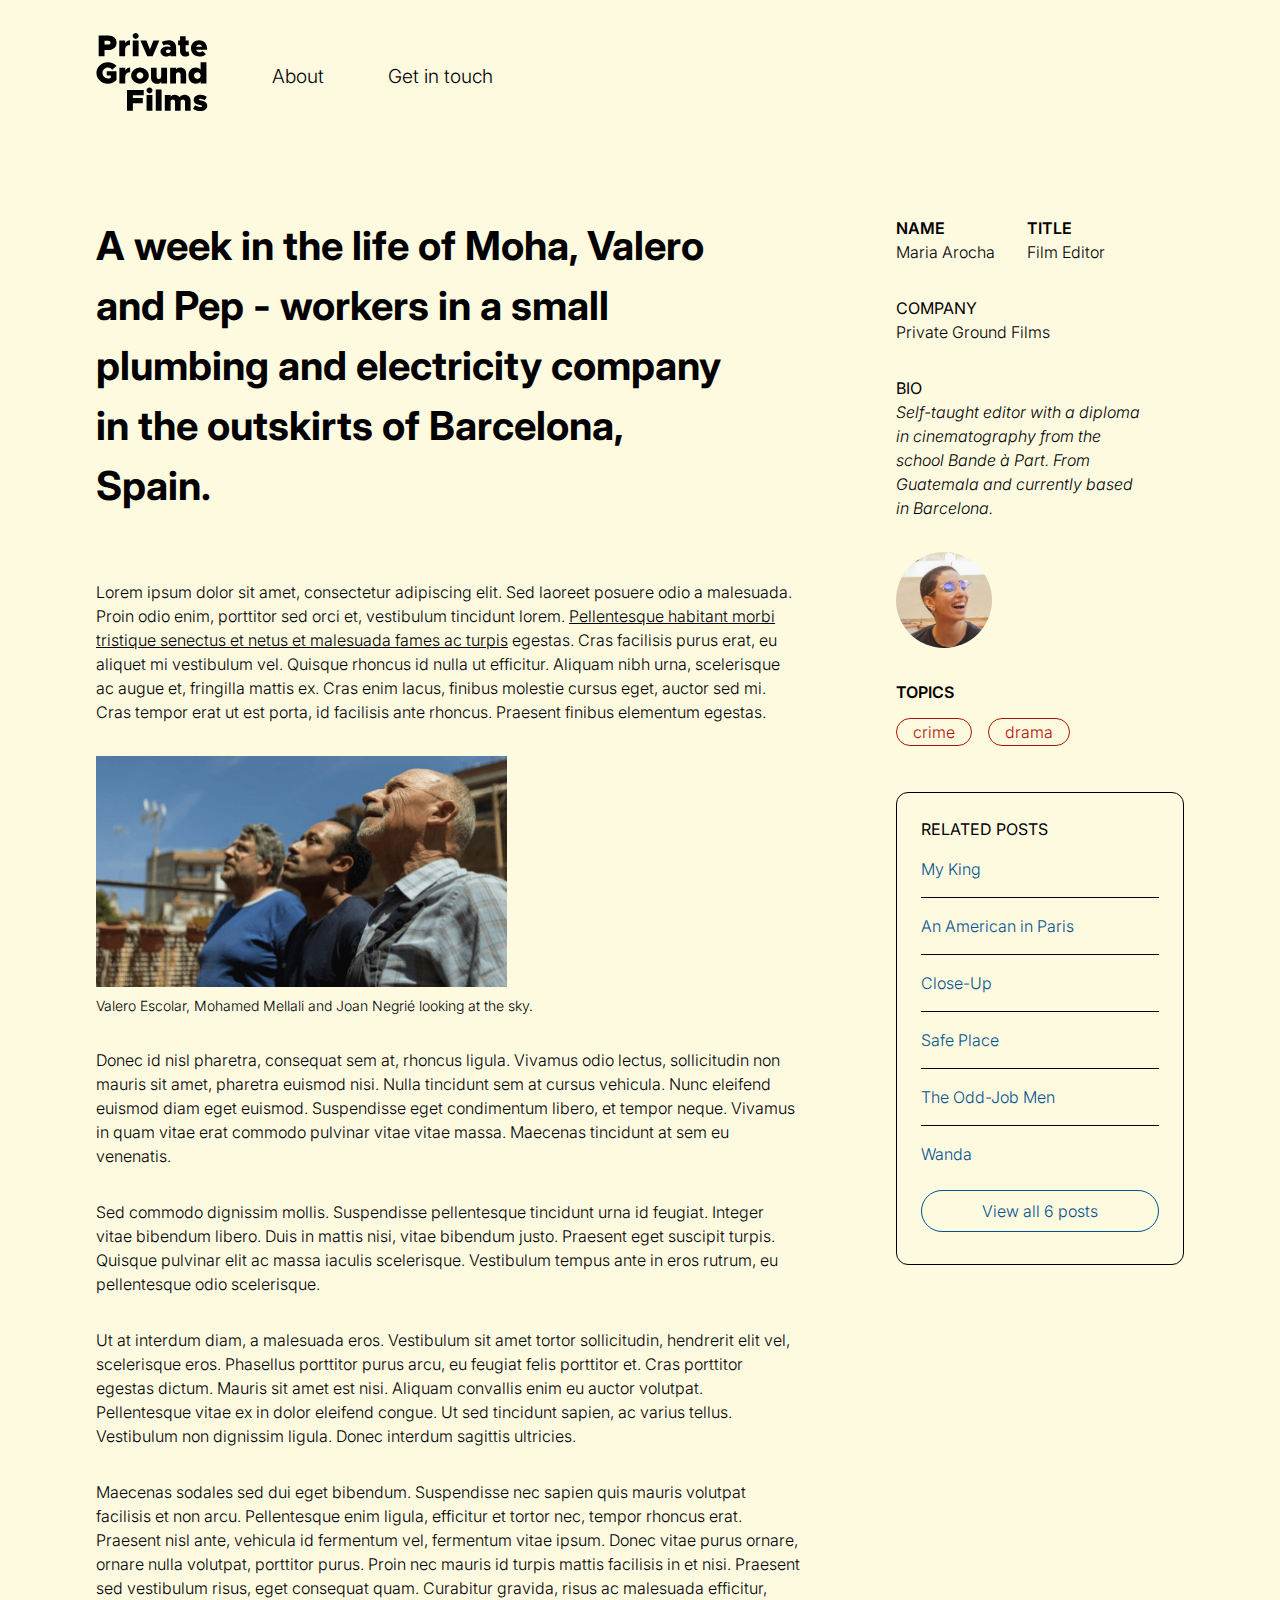
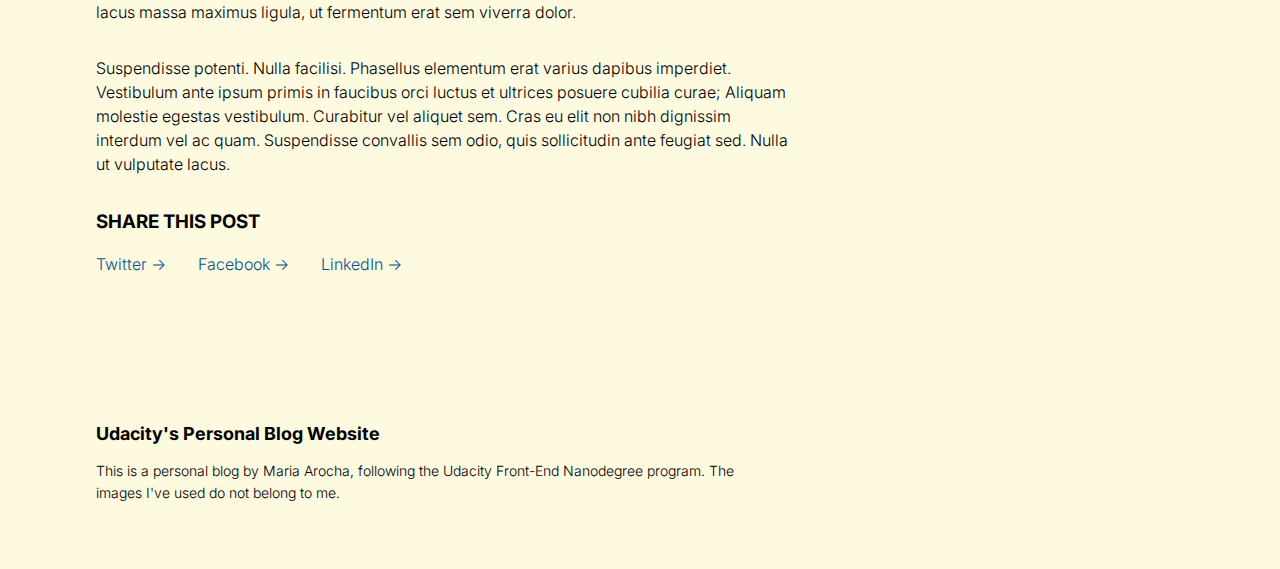
<file: posts/the-odd-job-men.html>
<!DOCTYPE html>
<html lang="en">
  <head>
    <meta name="viewport" content="width=device-width, initial-scale=1.0" />
    <meta charset="utf-8" />
    <title>The Odd-Job Men - Private Ground Films</title>
    <meta name="description" content="A blog dedicated to my favorite films." />
    <link rel="preconnect" href="https://fonts.googleapis.com" />
    <link rel="preconnect" href="https://fonts.gstatic.com" crossorigin />
    <link
      href="https://fonts.googleapis.com/css2?family=Inter:wght@100;200;300;400;500;600;700&family=Space+Grotesk:wght@300;400&display=swap"
      rel="stylesheet"
    />
    <link rel="stylesheet" href="../css/main.css" />
  </head>
  <body>
    <header>
      <div class="container">
        <nav class="navigation">
          <a aria-label="Home" href="/">
            <svg
              class="logo"
              viewBox="0 0 74 53"
              fill="none"
              xmlns="http://www.w3.org/2000/svg"
            >
              <g clip-path="url(#clip0_22_2)">
                <path
                  d="M1.75828 15.9996V2.25961H8.33828C11.4183 2.25961 13.5983 4.23961 13.5983 7.05961C13.5983 9.87961 11.4183 11.8596 8.33828 11.8596H5.63828V15.9996H1.75828ZM5.63828 8.33961H8.01828C8.93828 8.33961 9.59828 7.79961 9.59828 7.05961C9.59828 6.31961 8.93828 5.77961 8.01828 5.77961H5.63828V8.33961ZM19.2367 7.49961C19.9167 6.21961 21.0767 5.41961 22.4767 5.41961V8.61961C20.4367 8.61961 19.2367 9.73961 19.2367 11.6196V15.9996H15.3767V5.65961H19.2367V7.49961ZM26.2347 4.55961C25.1147 4.55961 24.2347 3.63961 24.2347 2.55961C24.2347 1.51961 25.1147 0.599609 26.2347 0.599609C27.3147 0.599609 28.1947 1.51961 28.1947 2.55961C28.1947 3.63961 27.3147 4.55961 26.2347 4.55961ZM24.2747 15.9996V5.65961H28.1347V15.9996H24.2747ZM33.8489 15.9996L29.3289 5.65961H33.2889L35.6289 11.5796L37.9089 5.65961H41.8689L37.4089 15.9996H33.8489ZM48.1642 5.41961C50.7842 5.41961 52.9442 7.07961 52.9442 9.89961V15.9996H49.2442V15.2596C48.5442 15.8996 47.5642 16.2396 46.5842 16.2396C44.3642 16.2396 42.6042 14.8796 42.6042 12.9396C42.6042 10.9196 44.5642 9.49961 47.0642 9.49961C47.7442 9.49961 48.5042 9.65961 49.2442 9.95961V9.89961C49.2442 8.87961 48.3242 8.27961 47.1242 8.27961C46.1442 8.27961 45.4842 8.53961 44.6242 8.97961L43.4442 6.63961C44.8842 5.91961 46.4242 5.41961 48.1642 5.41961ZM47.5242 13.9596C48.4442 13.9596 49.1642 13.5396 49.2442 12.9396V11.9596C48.8842 11.7796 48.2042 11.6396 47.6042 11.6396C46.8242 11.6396 46.2642 12.1396 46.2642 12.8396C46.2642 13.4996 46.7842 13.9596 47.5242 13.9596ZM61.0425 12.7396L61.7025 15.1796C61.0625 15.7996 59.9625 16.2396 59.0425 16.2396C56.9825 16.2396 55.5425 14.7996 55.5425 12.7396V8.69961H54.2425V5.65961H55.5425V2.81961H59.2225V5.65961H61.2625V8.69961H59.2225V11.9796C59.2225 12.5996 59.5825 13.0396 60.1025 13.0396C60.4625 13.0396 60.8425 12.9196 61.0425 12.7396ZM68.2028 13.3596C68.9828 13.3596 69.8228 13.0396 70.5028 12.4996L72.6228 14.6396C71.7028 15.5796 69.9428 16.2396 68.3628 16.2396C65.0628 16.2396 62.7428 13.9796 62.7428 10.7996C62.7428 7.63961 65.0028 5.41961 68.2028 5.41961C71.5228 5.41961 73.4828 7.75961 73.4828 11.7396H66.1628C66.4628 12.7196 67.2228 13.3596 68.2028 13.3596ZM68.2028 8.29961C67.2828 8.29961 66.5628 8.85961 66.2228 9.71961H69.9828C69.7028 8.85961 69.0428 8.29961 68.2028 8.29961ZM7.10516 28.8196V25.9596H13.5452V31.7996C12.1252 33.3396 10.0252 34.2396 7.86516 34.2396C3.74516 34.2396 0.285156 30.9796 0.285156 27.1196C0.285156 23.2596 3.74516 20.0196 7.86516 20.0196C10.0252 20.0196 12.1252 20.9196 13.5452 22.4396L10.6852 24.9396C10.0052 24.0596 8.96516 23.5396 7.86516 23.5396C5.92516 23.5396 4.28516 25.1796 4.28516 27.1196C4.28516 29.0796 5.92516 30.7196 7.86516 30.7196C8.54516 30.7196 9.20516 30.5196 9.78516 30.1596V28.8196H7.10516ZM19.3094 25.4996C19.9894 24.2196 21.1494 23.4196 22.5494 23.4196V26.6196C20.5094 26.6196 19.3094 27.7396 19.3094 29.6196V33.9996H15.4494V23.6596H19.3094V25.4996ZM29.0711 34.2396C25.8911 34.2396 23.2311 31.7596 23.2311 28.8196C23.2311 25.8796 25.8911 23.4196 29.0711 23.4196C32.2311 23.4196 34.8911 25.8796 34.8911 28.8196C34.8911 31.7596 32.2311 34.2396 29.0711 34.2396ZM29.0711 31.0396C30.2711 31.0396 31.2911 30.0196 31.2911 28.8196C31.2911 27.6196 30.2711 26.6196 29.0711 26.6196C27.8511 26.6196 26.8311 27.6196 26.8311 28.8196C26.8311 30.0196 27.8511 31.0396 29.0711 31.0396ZM43.086 23.6596H46.946V33.9996H43.086V32.9596C42.446 33.7596 41.406 34.2396 40.166 34.2396C37.946 34.2396 36.366 32.5796 36.366 30.2396V23.6596H40.046V29.3396C40.046 30.3396 40.6859 31.0396 41.606 31.0396C42.466 31.0396 43.086 30.3796 43.086 29.4596V23.6596ZM55.7645 23.4196C57.9845 23.4196 59.5645 25.0796 59.5645 27.4196V33.9996H55.8845V28.3196C55.8845 27.3196 55.2445 26.6196 54.3245 26.6196C53.4645 26.6196 52.8445 27.2796 52.8445 28.1996V33.9996H48.9845V23.6596H52.8445V24.6996C53.4845 23.8996 54.5245 23.4196 55.7645 23.4196ZM69.1231 20.0196H72.9831V33.9996H69.1231V32.7796C68.3031 33.6996 67.1631 34.2396 65.8231 34.2396C63.0431 34.2396 61.0831 31.9996 61.0831 28.8196C61.0831 25.6596 63.0431 23.4196 65.8231 23.4196C67.1631 23.4196 68.3031 23.9596 69.1231 24.8796V20.0196ZM67.0431 31.0396C68.2631 31.0396 69.1231 30.1196 69.1231 28.8196C69.1231 27.5396 68.2631 26.6196 67.0431 26.6196C65.7031 26.6196 64.7631 27.5396 64.7631 28.8196C64.7631 30.1196 65.7031 31.0396 67.0431 31.0396ZM31.5433 41.7196H24.3633V43.6596H30.9033V47.1196H24.3633V51.9996H20.4833V38.2596H31.5433V41.7196ZM35.3706 40.5596C34.2506 40.5596 33.3706 39.6396 33.3706 38.5596C33.3706 37.5196 34.2506 36.5996 35.3706 36.5996C36.4506 36.5996 37.3306 37.5196 37.3306 38.5596C37.3306 39.6396 36.4506 40.5596 35.3706 40.5596ZM33.4106 51.9996V41.6596H37.2706V51.9996H33.4106ZM39.4849 51.9996V38.0196H43.3449V51.9996H39.4849ZM58.5995 41.4196C60.7595 41.4196 62.5195 43.0796 62.5195 45.4196V52.0196H58.8395V46.1196C58.8395 45.2396 58.2395 44.6196 57.3795 44.6196C56.5195 44.6196 55.9195 45.1996 55.9195 45.9996V52.0196H52.2395V46.1196C52.2395 45.2396 51.6395 44.6196 50.7795 44.6196C49.9195 44.6196 49.3195 45.1996 49.3195 45.9996V51.9996H45.4595V41.6596H49.3195V42.9196C49.8195 41.9996 50.7795 41.4196 51.9995 41.4196C53.3395 41.4196 54.5395 42.0596 55.2395 43.1196C55.8395 42.0796 57.0795 41.4196 58.5995 41.4196ZM69.0225 52.2396C67.2225 52.2396 65.3625 51.6596 64.1025 50.6796L65.5425 48.3396C66.5425 49.0396 68.0225 49.5596 69.1225 49.5596C69.8425 49.5596 70.1025 49.3796 70.1025 49.0396C70.1025 48.6796 69.5025 48.4796 68.5425 48.2796C66.6625 47.8796 64.5625 47.4196 64.5625 44.9796C64.5625 42.9796 66.1825 41.4196 68.8825 41.4196C70.4825 41.4196 72.0225 41.9996 73.2025 42.7796L71.9025 45.1396C71.0425 44.5796 69.8625 44.0396 68.8825 44.0396C68.3425 44.0396 67.9825 44.3196 67.9825 44.6196C67.9825 44.9596 68.4425 45.0196 69.4825 45.2596C71.3625 45.6796 73.5225 46.2996 73.5225 48.7396C73.5225 50.8796 71.8225 52.2396 69.0225 52.2396Z"
                  fill="black"
                />
              </g>
              <defs>
                <clipPath id="clip0_22_2">
                  <rect width="74" height="53" fill="white" />
                </clipPath>
              </defs>
            </svg>
          </a>
          <a href="#footer">About</a>
          <a href="#footer">Get in touch</a>
        </nav>
      </div>
    </header>
    <main>
      <div class="container">
        <div class="post">
          <div class="post__container">
            <h1 class="post__title">
              A week in the life of Moha, Valero and Pep - workers in a small
              plumbing and electricity company in the outskirts of Barcelona,
              Spain.
            </h1>
            <p>
              Lorem ipsum dolor sit amet, consectetur adipiscing elit. Sed
              laoreet posuere odio a malesuada. Proin odio enim, porttitor sed
              orci et, vestibulum tincidunt lorem.
              <u
                >Pellentesque habitant morbi tristique senectus et netus et
                malesuada fames ac turpis</u
              >
              egestas. Cras facilisis purus erat, eu aliquet mi vestibulum vel.
              Quisque rhoncus id nulla ut efficitur. Aliquam nibh urna,
              scelerisque ac augue et, fringilla mattis ex. Cras enim lacus,
              finibus molestie cursus eget, auctor sed mi. Cras tempor erat ut
              est porta, id facilisis ante rhoncus. Praesent finibus elementum
              egestas.
            </p>
            <figure class="post__image">
              <img
                width="411"
                height="231"
                src="../images/posts/the-odd-job-men.png"
                alt=""
              />
              <figcaption class="post__caption">
                Valero Escolar, Mohamed Mellali and Joan Negrié looking at the
                sky.
              </figcaption>
            </figure>
            <p>
              Donec id nisl pharetra, consequat sem at, rhoncus ligula. Vivamus
              odio lectus, sollicitudin non mauris sit amet, pharetra euismod
              nisi. Nulla tincidunt sem at cursus vehicula. Nunc eleifend
              euismod diam eget euismod. Suspendisse eget condimentum libero, et
              tempor neque. Vivamus in quam vitae erat commodo pulvinar vitae
              vitae massa. Maecenas tincidunt at sem eu venenatis.
            </p>
            <p>
              Sed commodo dignissim mollis. Suspendisse pellentesque tincidunt
              urna id feugiat. Integer vitae bibendum libero. Duis in mattis
              nisi, vitae bibendum justo. Praesent eget suscipit turpis. Quisque
              pulvinar elit ac massa iaculis scelerisque. Vestibulum tempus ante
              in eros rutrum, eu pellentesque odio scelerisque.
            </p>
            <p>
              Ut at interdum diam, a malesuada eros. Vestibulum sit amet tortor
              sollicitudin, hendrerit elit vel, scelerisque eros. Phasellus
              porttitor purus arcu, eu feugiat felis porttitor et. Cras
              porttitor egestas dictum. Mauris sit amet est nisi. Aliquam
              convallis enim eu auctor volutpat. Pellentesque vitae ex in dolor
              eleifend congue. Ut sed tincidunt sapien, ac varius tellus.
              Vestibulum non dignissim ligula. Donec interdum sagittis
              ultricies.
            </p>
            <p>
              Maecenas sodales sed dui eget bibendum. Suspendisse nec sapien
              quis mauris volutpat facilisis et non arcu. Pellentesque enim
              ligula, efficitur et tortor nec, tempor rhoncus erat. Praesent
              nisl ante, vehicula id fermentum vel, fermentum vitae ipsum. Donec
              vitae purus ornare, ornare nulla volutpat, porttitor purus. Proin
              nec mauris id turpis mattis facilisis in et nisi. Praesent sed
              vestibulum risus, eget consequat quam. Curabitur gravida, risus ac
              malesuada efficitur, lacus massa maximus ligula, ut fermentum erat
              sem viverra dolor.
            </p>
            <p>
              Suspendisse potenti. Nulla facilisi. Phasellus elementum erat
              varius dapibus imperdiet. Vestibulum ante ipsum primis in faucibus
              orci luctus et ultrices posuere cubilia curae; Aliquam molestie
              egestas vestibulum. Curabitur vel aliquet sem. Cras eu elit non
              nibh dignissim interdum vel ac quam. Suspendisse convallis sem
              odio, quis sollicitudin ante feugiat sed. Nulla ut vulputate
              lacus.
            </p>
            <h3 class="social__title">Share This Post</h3>
            <ul class="social">
              <li>
                <a
                  aria-label="Twitter"
                  target="_blank"
                  href="https://twitter.com"
                  >Twitter →</a
                >
              </li>
              <li>
                <a
                  aria-label="Facebook"
                  target="_blank"
                  href="https://www.facebook.com"
                  >Facebook →</a
                >
              </li>
              <li>
                <a aria-label="LinkedIn" href="https://www.linkedin.com"
                  >LinkedIn →</a
                >
              </li>
            </ul>
          </div>
          <aside class="post__sidebar">
            <div class="post__info">
              <span>
                <strong class="post__subheading">NAME</strong>
                <p class="post__copy">Maria Arocha</p>
              </span>
              <span>
                <strong class="post__subheading">TITLE</strong>
                <p class="post__copy">Film Editor</p>
              </span>
            </div>
            <strong class="post__subheading">COMPANY</strong>
            <p class="post__copy">Private Ground Films</p>
            <strong class="post__subheading">BIO</strong>
            <p class="post__copy">
              <i>
                Self-taught editor with a diploma in cinematography from the
                school Bande à Part. From Guatemala and currently based in
                Barcelona.</i
              >
            </p>

            <div class="avatar">
              <img src="../images/authors/maria-arocha.jpg" alt="" />
            </div>
            <div class="post__info">
              <div>
                <strong class="post__subheading">TOPICS</strong>
                <ul class="badge__container">
                  <li><span class="badge">crime</span></li>
                  <li><span class="badge">drama</span></li>
                </ul>
              </div>
            </div>
            <div class="related">
              <strong>RELATED POSTS</strong>
              <ul class="related__list">
                <li><a href="/posts/my-king.html">My King</a></li>
                <li>
                  <a href="/posts/an-american-in-paris.html"
                    >An American in Paris</a
                  >
                </li>
                <li><a href="/posts/close-up.html">Close-Up</a></li>
                <li><a href="/posts/safe-place.html">Safe Place</a></li>
                <li>
                  <a href="/posts/the-odd-job-men.html">The Odd-Job Men</a>
                </li>
                <li><a href="/posts/wanda.html">Wanda</a></li>
              </ul>
              <a href="/" class="button">View all 6 posts</a>
            </div>
          </aside>
        </div>
      </div>
    </main>
    <footer class="footer">
      <div class="container">
        <h3 class="footer__title">Udacity's Personal Blog Website</h3>
        <p class="footer__copyright">
          This is a personal blog by Maria Arocha, following the Udacity
          Front-End Nanodegree program. The images I've used do not belong to
          me.
        </p>
      </div>
    </footer>
  </body>
</html>
</file>
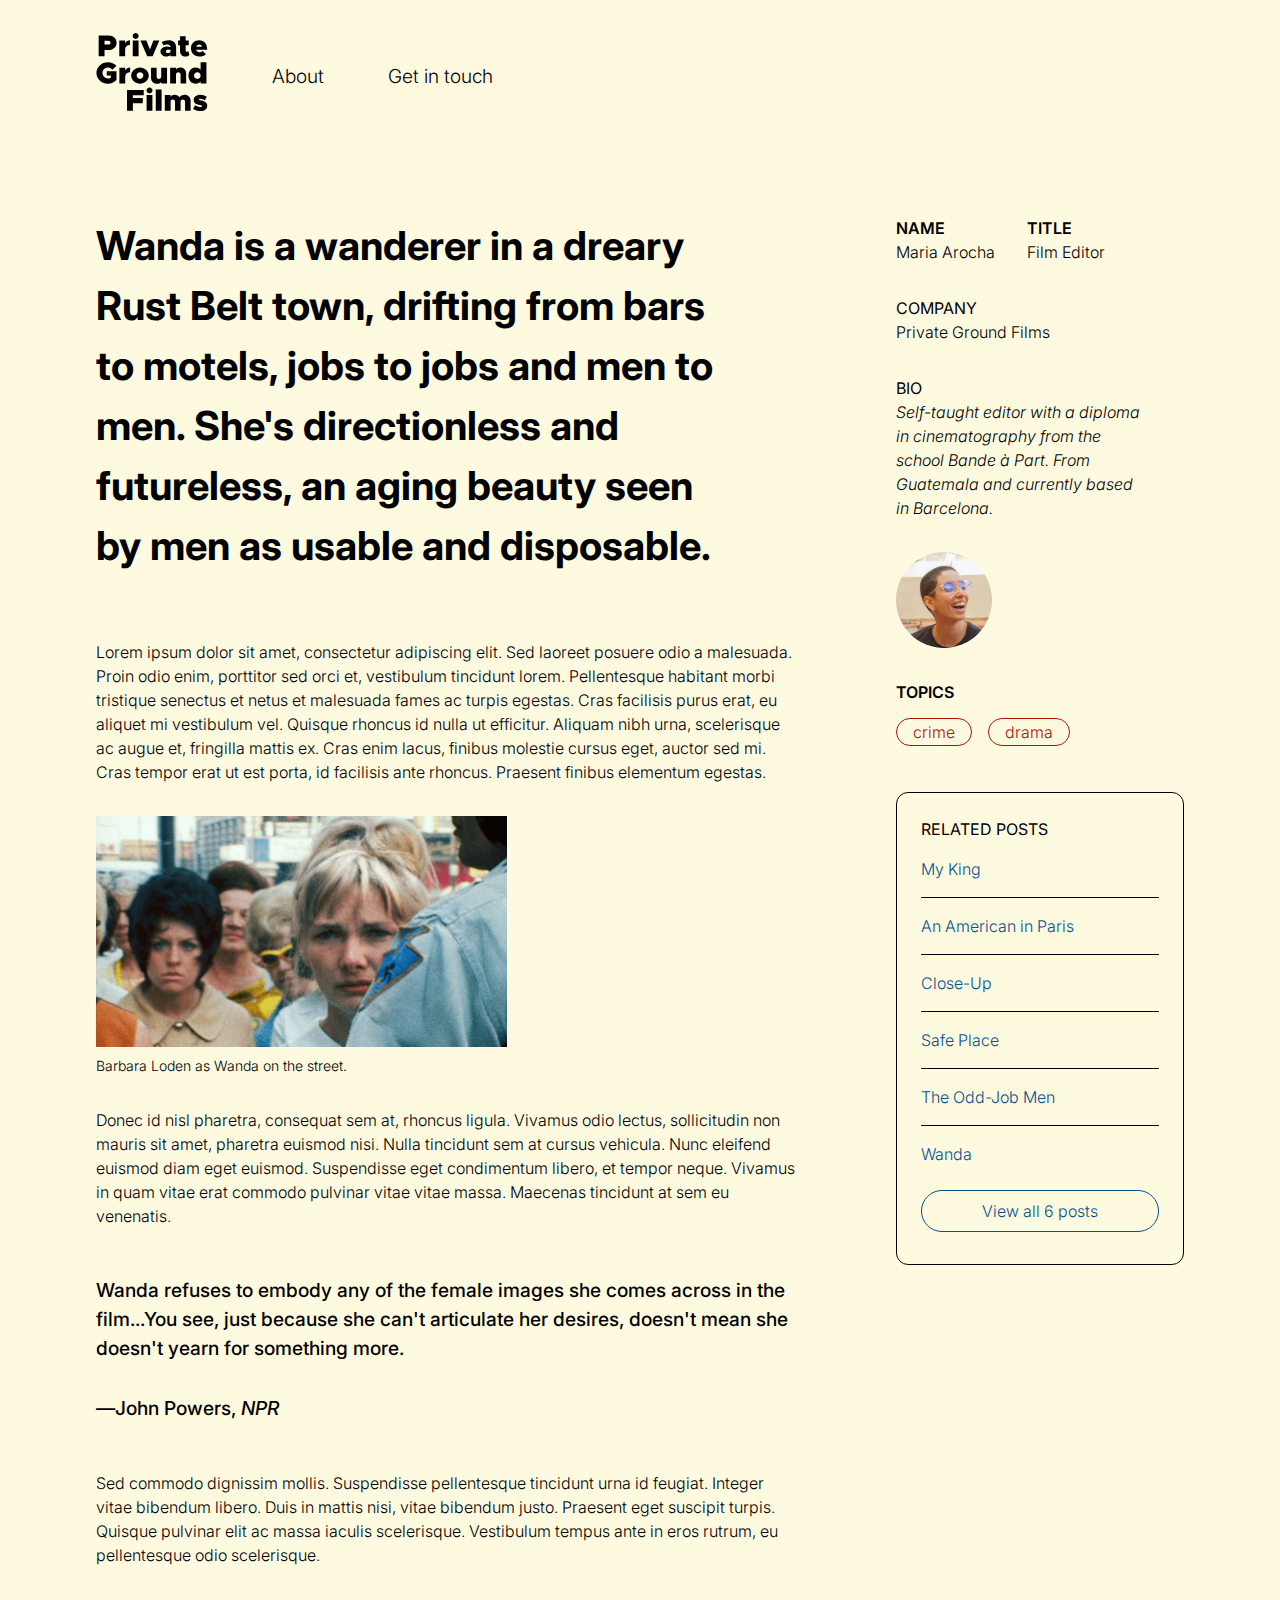
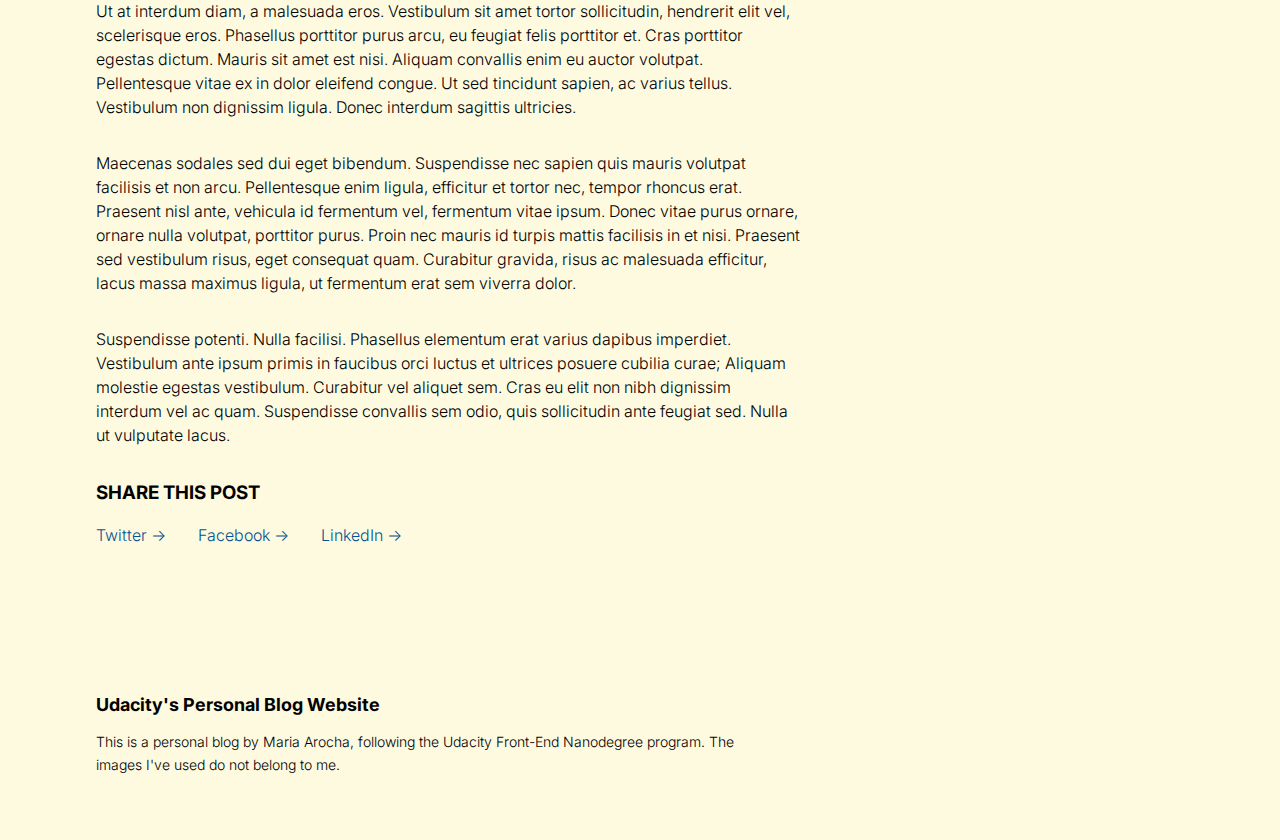
<file: posts/wanda.html>
<!DOCTYPE html>
<html lang="en">
  <head>
    <meta name="viewport" content="width=device-width, initial-scale=1.0" />
    <meta charset="utf-8" />
    <title>Wanda - Private Ground Films</title>
    <meta name="description" content="A blog dedicated to my favorite films." />
    <link rel="preconnect" href="https://fonts.googleapis.com" />
    <link rel="preconnect" href="https://fonts.gstatic.com" crossorigin />
    <link
      href="https://fonts.googleapis.com/css2?family=Inter:wght@100;200;300;400;500;600;700&family=Space+Grotesk:wght@300;400&display=swap"
      rel="stylesheet"
    />
    <link rel="stylesheet" href="../css/main.css" />
  </head>
  <body>
    <header>
      <div class="container">
        <nav class="navigation">
          <a aria-label="Home" href="/">
            <svg
              class="logo"
              viewBox="0 0 74 53"
              fill="none"
              xmlns="http://www.w3.org/2000/svg"
            >
              <g clip-path="url(#clip0_22_2)">
                <path
                  d="M1.75828 15.9996V2.25961H8.33828C11.4183 2.25961 13.5983 4.23961 13.5983 7.05961C13.5983 9.87961 11.4183 11.8596 8.33828 11.8596H5.63828V15.9996H1.75828ZM5.63828 8.33961H8.01828C8.93828 8.33961 9.59828 7.79961 9.59828 7.05961C9.59828 6.31961 8.93828 5.77961 8.01828 5.77961H5.63828V8.33961ZM19.2367 7.49961C19.9167 6.21961 21.0767 5.41961 22.4767 5.41961V8.61961C20.4367 8.61961 19.2367 9.73961 19.2367 11.6196V15.9996H15.3767V5.65961H19.2367V7.49961ZM26.2347 4.55961C25.1147 4.55961 24.2347 3.63961 24.2347 2.55961C24.2347 1.51961 25.1147 0.599609 26.2347 0.599609C27.3147 0.599609 28.1947 1.51961 28.1947 2.55961C28.1947 3.63961 27.3147 4.55961 26.2347 4.55961ZM24.2747 15.9996V5.65961H28.1347V15.9996H24.2747ZM33.8489 15.9996L29.3289 5.65961H33.2889L35.6289 11.5796L37.9089 5.65961H41.8689L37.4089 15.9996H33.8489ZM48.1642 5.41961C50.7842 5.41961 52.9442 7.07961 52.9442 9.89961V15.9996H49.2442V15.2596C48.5442 15.8996 47.5642 16.2396 46.5842 16.2396C44.3642 16.2396 42.6042 14.8796 42.6042 12.9396C42.6042 10.9196 44.5642 9.49961 47.0642 9.49961C47.7442 9.49961 48.5042 9.65961 49.2442 9.95961V9.89961C49.2442 8.87961 48.3242 8.27961 47.1242 8.27961C46.1442 8.27961 45.4842 8.53961 44.6242 8.97961L43.4442 6.63961C44.8842 5.91961 46.4242 5.41961 48.1642 5.41961ZM47.5242 13.9596C48.4442 13.9596 49.1642 13.5396 49.2442 12.9396V11.9596C48.8842 11.7796 48.2042 11.6396 47.6042 11.6396C46.8242 11.6396 46.2642 12.1396 46.2642 12.8396C46.2642 13.4996 46.7842 13.9596 47.5242 13.9596ZM61.0425 12.7396L61.7025 15.1796C61.0625 15.7996 59.9625 16.2396 59.0425 16.2396C56.9825 16.2396 55.5425 14.7996 55.5425 12.7396V8.69961H54.2425V5.65961H55.5425V2.81961H59.2225V5.65961H61.2625V8.69961H59.2225V11.9796C59.2225 12.5996 59.5825 13.0396 60.1025 13.0396C60.4625 13.0396 60.8425 12.9196 61.0425 12.7396ZM68.2028 13.3596C68.9828 13.3596 69.8228 13.0396 70.5028 12.4996L72.6228 14.6396C71.7028 15.5796 69.9428 16.2396 68.3628 16.2396C65.0628 16.2396 62.7428 13.9796 62.7428 10.7996C62.7428 7.63961 65.0028 5.41961 68.2028 5.41961C71.5228 5.41961 73.4828 7.75961 73.4828 11.7396H66.1628C66.4628 12.7196 67.2228 13.3596 68.2028 13.3596ZM68.2028 8.29961C67.2828 8.29961 66.5628 8.85961 66.2228 9.71961H69.9828C69.7028 8.85961 69.0428 8.29961 68.2028 8.29961ZM7.10516 28.8196V25.9596H13.5452V31.7996C12.1252 33.3396 10.0252 34.2396 7.86516 34.2396C3.74516 34.2396 0.285156 30.9796 0.285156 27.1196C0.285156 23.2596 3.74516 20.0196 7.86516 20.0196C10.0252 20.0196 12.1252 20.9196 13.5452 22.4396L10.6852 24.9396C10.0052 24.0596 8.96516 23.5396 7.86516 23.5396C5.92516 23.5396 4.28516 25.1796 4.28516 27.1196C4.28516 29.0796 5.92516 30.7196 7.86516 30.7196C8.54516 30.7196 9.20516 30.5196 9.78516 30.1596V28.8196H7.10516ZM19.3094 25.4996C19.9894 24.2196 21.1494 23.4196 22.5494 23.4196V26.6196C20.5094 26.6196 19.3094 27.7396 19.3094 29.6196V33.9996H15.4494V23.6596H19.3094V25.4996ZM29.0711 34.2396C25.8911 34.2396 23.2311 31.7596 23.2311 28.8196C23.2311 25.8796 25.8911 23.4196 29.0711 23.4196C32.2311 23.4196 34.8911 25.8796 34.8911 28.8196C34.8911 31.7596 32.2311 34.2396 29.0711 34.2396ZM29.0711 31.0396C30.2711 31.0396 31.2911 30.0196 31.2911 28.8196C31.2911 27.6196 30.2711 26.6196 29.0711 26.6196C27.8511 26.6196 26.8311 27.6196 26.8311 28.8196C26.8311 30.0196 27.8511 31.0396 29.0711 31.0396ZM43.086 23.6596H46.946V33.9996H43.086V32.9596C42.446 33.7596 41.406 34.2396 40.166 34.2396C37.946 34.2396 36.366 32.5796 36.366 30.2396V23.6596H40.046V29.3396C40.046 30.3396 40.6859 31.0396 41.606 31.0396C42.466 31.0396 43.086 30.3796 43.086 29.4596V23.6596ZM55.7645 23.4196C57.9845 23.4196 59.5645 25.0796 59.5645 27.4196V33.9996H55.8845V28.3196C55.8845 27.3196 55.2445 26.6196 54.3245 26.6196C53.4645 26.6196 52.8445 27.2796 52.8445 28.1996V33.9996H48.9845V23.6596H52.8445V24.6996C53.4845 23.8996 54.5245 23.4196 55.7645 23.4196ZM69.1231 20.0196H72.9831V33.9996H69.1231V32.7796C68.3031 33.6996 67.1631 34.2396 65.8231 34.2396C63.0431 34.2396 61.0831 31.9996 61.0831 28.8196C61.0831 25.6596 63.0431 23.4196 65.8231 23.4196C67.1631 23.4196 68.3031 23.9596 69.1231 24.8796V20.0196ZM67.0431 31.0396C68.2631 31.0396 69.1231 30.1196 69.1231 28.8196C69.1231 27.5396 68.2631 26.6196 67.0431 26.6196C65.7031 26.6196 64.7631 27.5396 64.7631 28.8196C64.7631 30.1196 65.7031 31.0396 67.0431 31.0396ZM31.5433 41.7196H24.3633V43.6596H30.9033V47.1196H24.3633V51.9996H20.4833V38.2596H31.5433V41.7196ZM35.3706 40.5596C34.2506 40.5596 33.3706 39.6396 33.3706 38.5596C33.3706 37.5196 34.2506 36.5996 35.3706 36.5996C36.4506 36.5996 37.3306 37.5196 37.3306 38.5596C37.3306 39.6396 36.4506 40.5596 35.3706 40.5596ZM33.4106 51.9996V41.6596H37.2706V51.9996H33.4106ZM39.4849 51.9996V38.0196H43.3449V51.9996H39.4849ZM58.5995 41.4196C60.7595 41.4196 62.5195 43.0796 62.5195 45.4196V52.0196H58.8395V46.1196C58.8395 45.2396 58.2395 44.6196 57.3795 44.6196C56.5195 44.6196 55.9195 45.1996 55.9195 45.9996V52.0196H52.2395V46.1196C52.2395 45.2396 51.6395 44.6196 50.7795 44.6196C49.9195 44.6196 49.3195 45.1996 49.3195 45.9996V51.9996H45.4595V41.6596H49.3195V42.9196C49.8195 41.9996 50.7795 41.4196 51.9995 41.4196C53.3395 41.4196 54.5395 42.0596 55.2395 43.1196C55.8395 42.0796 57.0795 41.4196 58.5995 41.4196ZM69.0225 52.2396C67.2225 52.2396 65.3625 51.6596 64.1025 50.6796L65.5425 48.3396C66.5425 49.0396 68.0225 49.5596 69.1225 49.5596C69.8425 49.5596 70.1025 49.3796 70.1025 49.0396C70.1025 48.6796 69.5025 48.4796 68.5425 48.2796C66.6625 47.8796 64.5625 47.4196 64.5625 44.9796C64.5625 42.9796 66.1825 41.4196 68.8825 41.4196C70.4825 41.4196 72.0225 41.9996 73.2025 42.7796L71.9025 45.1396C71.0425 44.5796 69.8625 44.0396 68.8825 44.0396C68.3425 44.0396 67.9825 44.3196 67.9825 44.6196C67.9825 44.9596 68.4425 45.0196 69.4825 45.2596C71.3625 45.6796 73.5225 46.2996 73.5225 48.7396C73.5225 50.8796 71.8225 52.2396 69.0225 52.2396Z"
                  fill="black"
                />
              </g>
              <defs>
                <clipPath id="clip0_22_2">
                  <rect width="74" height="53" fill="white" />
                </clipPath>
              </defs>
            </svg>
          </a>
          <a href="#footer">About</a>
          <a href="#footer">Get in touch</a>
        </nav>
      </div>
    </header>
    <main>
      <div class="container">
        <div class="post">
          <div class="post__container">
            <h1 class="post__title">
              Wanda is a wanderer in a dreary Rust Belt town, drifting from bars
              to motels, jobs to jobs and men to men. She's directionless and
              futureless, an aging beauty seen by men as usable and disposable.
            </h1>
            <p>
              Lorem ipsum dolor sit amet, consectetur adipiscing elit. Sed
              laoreet posuere odio a malesuada. Proin odio enim, porttitor sed
              orci et, vestibulum tincidunt lorem. Pellentesque habitant morbi
              tristique senectus et netus et malesuada fames ac turpis egestas.
              Cras facilisis purus erat, eu aliquet mi vestibulum vel. Quisque
              rhoncus id nulla ut efficitur. Aliquam nibh urna, scelerisque ac
              augue et, fringilla mattis ex. Cras enim lacus, finibus molestie
              cursus eget, auctor sed mi. Cras tempor erat ut est porta, id
              facilisis ante rhoncus. Praesent finibus elementum egestas.
            </p>
            <figure class="post__image">
              <img
                width="411"
                height="231"
                src="../images/posts/wanda.png"
                alt=""
              />
              <figcaption class="post__caption">
                Barbara Loden as Wanda on the street.
              </figcaption>
            </figure>
            <p>
              Donec id nisl pharetra, consequat sem at, rhoncus ligula. Vivamus
              odio lectus, sollicitudin non mauris sit amet, pharetra euismod
              nisi. Nulla tincidunt sem at cursus vehicula. Nunc eleifend
              euismod diam eget euismod. Suspendisse eget condimentum libero, et
              tempor neque. Vivamus in quam vitae erat commodo pulvinar vitae
              vitae massa. Maecenas tincidunt at sem eu venenatis.
            </p>
            <blockquote
              class="post__quote"
              cite="https://www.rottentomatoes.com/m/wanda"
            >
              <p>
                Wanda refuses to embody any of the female images she comes
                across in the film...You see, just because she can't articulate
                her desires, doesn't mean she doesn't yearn for something more.
              </p>
              <footer>—John Powers, <cite>NPR</cite></footer>
            </blockquote>
            <p>
              Sed commodo dignissim mollis. Suspendisse pellentesque tincidunt
              urna id feugiat. Integer vitae bibendum libero. Duis in mattis
              nisi, vitae bibendum justo. Praesent eget suscipit turpis. Quisque
              pulvinar elit ac massa iaculis scelerisque. Vestibulum tempus ante
              in eros rutrum, eu pellentesque odio scelerisque.
            </p>
            <p>
              Ut at interdum diam, a malesuada eros. Vestibulum sit amet tortor
              sollicitudin, hendrerit elit vel, scelerisque eros. Phasellus
              porttitor purus arcu, eu feugiat felis porttitor et. Cras
              porttitor egestas dictum. Mauris sit amet est nisi. Aliquam
              convallis enim eu auctor volutpat. Pellentesque vitae ex in dolor
              eleifend congue. Ut sed tincidunt sapien, ac varius tellus.
              Vestibulum non dignissim ligula. Donec interdum sagittis
              ultricies.
            </p>
            <p>
              Maecenas sodales sed dui eget bibendum. Suspendisse nec sapien
              quis mauris volutpat facilisis et non arcu. Pellentesque enim
              ligula, efficitur et tortor nec, tempor rhoncus erat. Praesent
              nisl ante, vehicula id fermentum vel, fermentum vitae ipsum. Donec
              vitae purus ornare, ornare nulla volutpat, porttitor purus. Proin
              nec mauris id turpis mattis facilisis in et nisi. Praesent sed
              vestibulum risus, eget consequat quam. Curabitur gravida, risus ac
              malesuada efficitur, lacus massa maximus ligula, ut fermentum erat
              sem viverra dolor.
            </p>
            <p>
              Suspendisse potenti. Nulla facilisi. Phasellus elementum erat
              varius dapibus imperdiet. Vestibulum ante ipsum primis in faucibus
              orci luctus et ultrices posuere cubilia curae; Aliquam molestie
              egestas vestibulum. Curabitur vel aliquet sem. Cras eu elit non
              nibh dignissim interdum vel ac quam. Suspendisse convallis sem
              odio, quis sollicitudin ante feugiat sed. Nulla ut vulputate
              lacus.
            </p>
            <h3 class="social__title">Share This Post</h3>
            <ul class="social">
              <li>
                <a
                  aria-label="Twitter"
                  target="_blank"
                  href="https://twitter.com"
                  >Twitter →</a
                >
              </li>
              <li>
                <a
                  aria-label="Facebook"
                  target="_blank"
                  href="https://www.facebook.com"
                  >Facebook →</a
                >
              </li>
              <li>
                <a aria-label="LinkedIn" href="https://www.linkedin.com"
                  >LinkedIn →</a
                >
              </li>
            </ul>
          </div>
          <aside class="post__sidebar">
            <div class="post__info">
              <span>
                <strong class="post__subheading">NAME</strong>
                <p class="post__copy">Maria Arocha</p>
              </span>
              <span>
                <strong class="post__subheading">TITLE</strong>
                <p class="post__copy">Film Editor</p>
              </span>
            </div>
            <strong class="post__subheading">COMPANY</strong>
            <p class="post__copy">Private Ground Films</p>
            <strong class="post__subheading">BIO</strong>
            <p class="post__copy">
              <i>
                Self-taught editor with a diploma in cinematography from the
                school Bande à Part. From Guatemala and currently based in
                Barcelona.</i
              >
            </p>

            <div class="avatar">
              <img src="../images/authors/maria-arocha.jpg" alt="" />
            </div>
            <div class="post__info">
              <div>
                <strong class="post__subheading">TOPICS</strong>
                <ul class="badge__container">
                  <li><span class="badge">crime</span></li>
                  <li><span class="badge">drama</span></li>
                </ul>
              </div>
            </div>
            <div class="related">
              <strong>RELATED POSTS</strong>
              <ul class="related__list">
                <li><a href="/posts/my-king.html">My King</a></li>
                <li>
                  <a href="/posts/an-american-in-paris.html"
                    >An American in Paris</a
                  >
                </li>
                <li><a href="/posts/close-up.html">Close-Up</a></li>
                <li><a href="/posts/safe-place.html">Safe Place</a></li>
                <li>
                  <a href="/posts/the-odd-job-men.html">The Odd-Job Men</a>
                </li>
                <li><a href="/posts/wanda.html">Wanda</a></li>
              </ul>
              <a href="/" class="button">View all 6 posts</a>
            </div>
          </aside>
        </div>
      </div>
    </main>
    <footer class="footer">
      <div class="container">
        <h3 class="footer__title">Udacity's Personal Blog Website</h3>
        <p class="footer__copyright">
          This is a personal blog by Maria Arocha, following the Udacity
          Front-End Nanodegree program. The images I've used do not belong to
          me.
        </p>
      </div>
    </footer>
  </body>
</html>
</file>
<file: css/main.css>
@import "reset.css";
@import "components/avatar.css";
@import "components/button.css";
@import "components/card.css";
@import "components/badge.css";
@import "components/blog.css";
@import "components/hero.css";
@import "components/social.css";
@import "shared/navigation.css";
@import "shared/footer.css";
@import "pages/post.css";

:root {
  --color-cornsilk: #fefae0;
  --color-penn-red: #ad1400;
  --color-YInMn-blue: #05528f;
  --color-white: #ffffff;
  --color-black: #000000;
}

body {
  background-color: var(--color-cornsilk);
  color: var(--color-black);
  font-family: "Inter", sans-serif;
  font-size: 1rem;
  font-weight: 300;
  display: grid;
  grid-template-rows: auto auto 1fr;
}

h1,
h2,
h3,
h4,
h5,
h6 {
  font-family: "Inter", sans-serif;
}

a {
  text-decoration: none;
  color: var(--color-YInMn-blue);
}

a:hover {
  color: var(--color-YInMn-blue);
  text-decoration: underline;
}

.container {
  margin-inline: auto;
  max-width: 85vw;
  width: min(90vw, 85rem);
}
</file>
